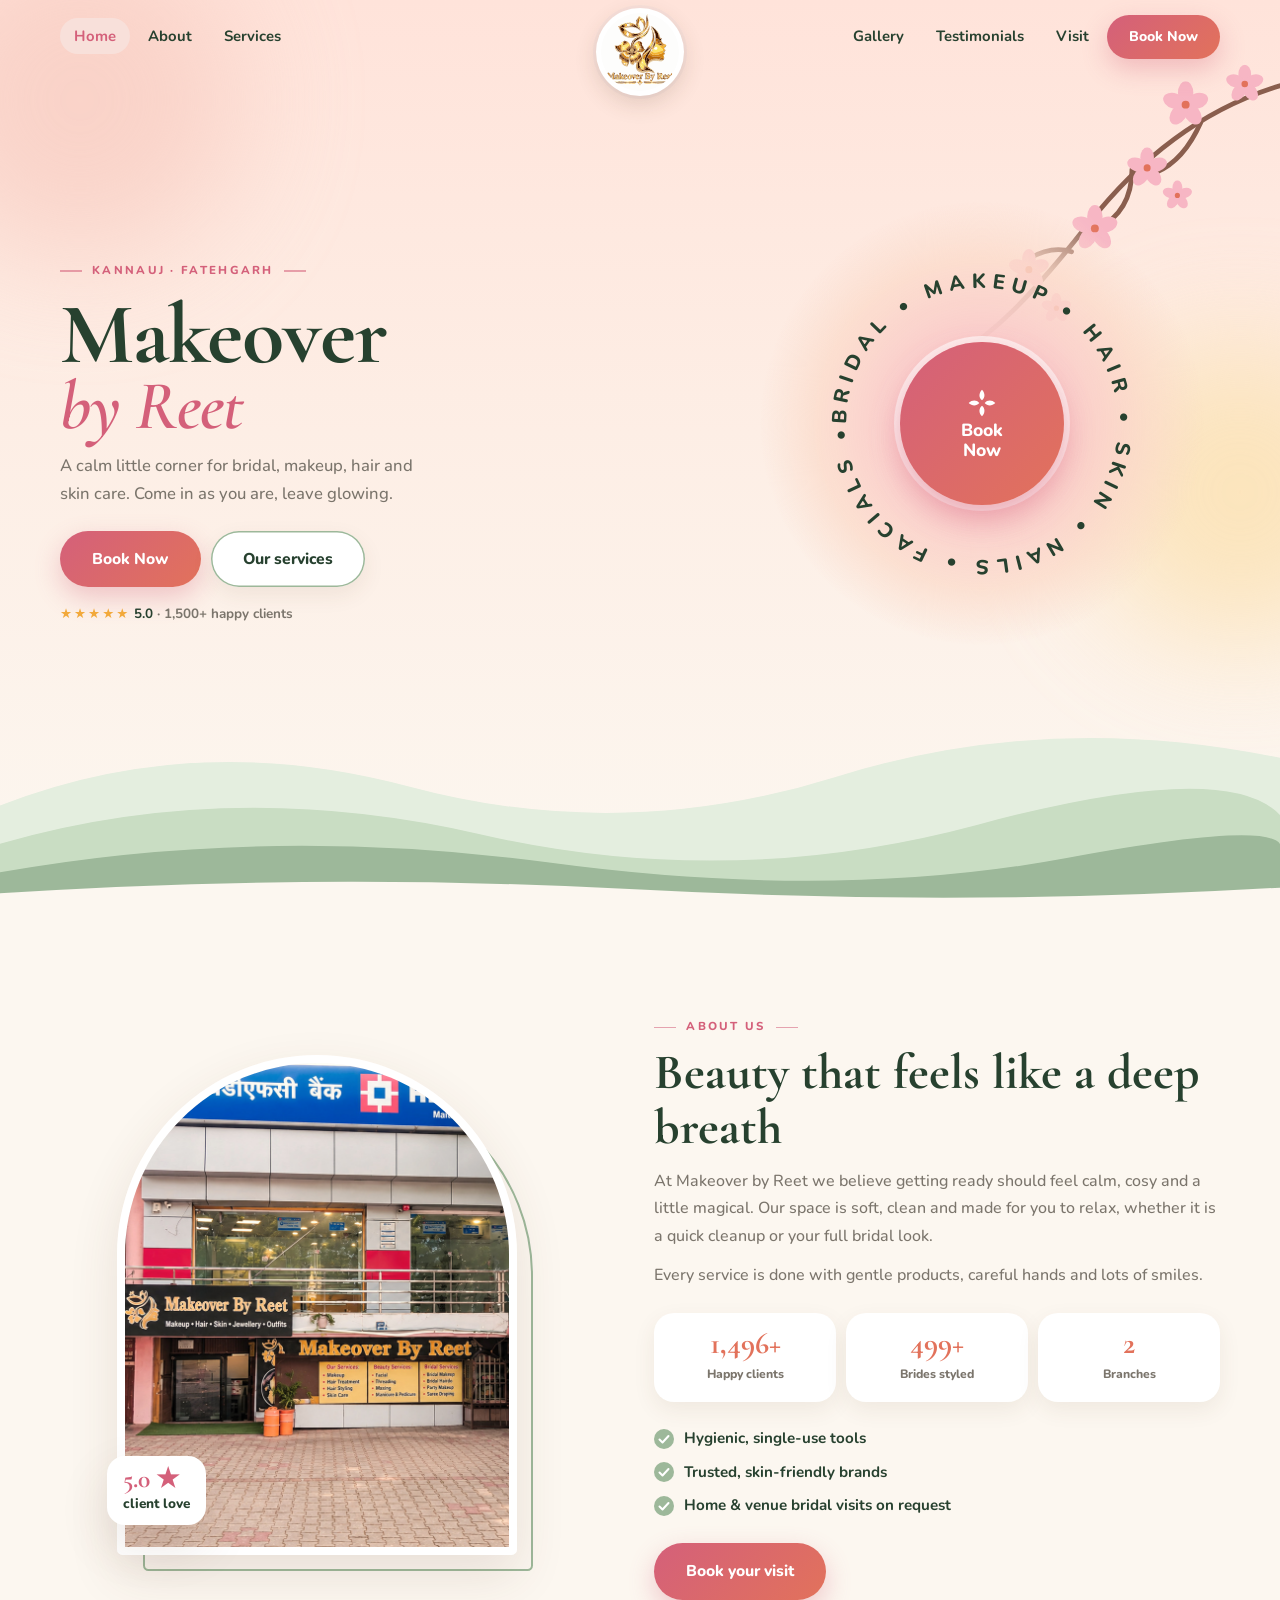
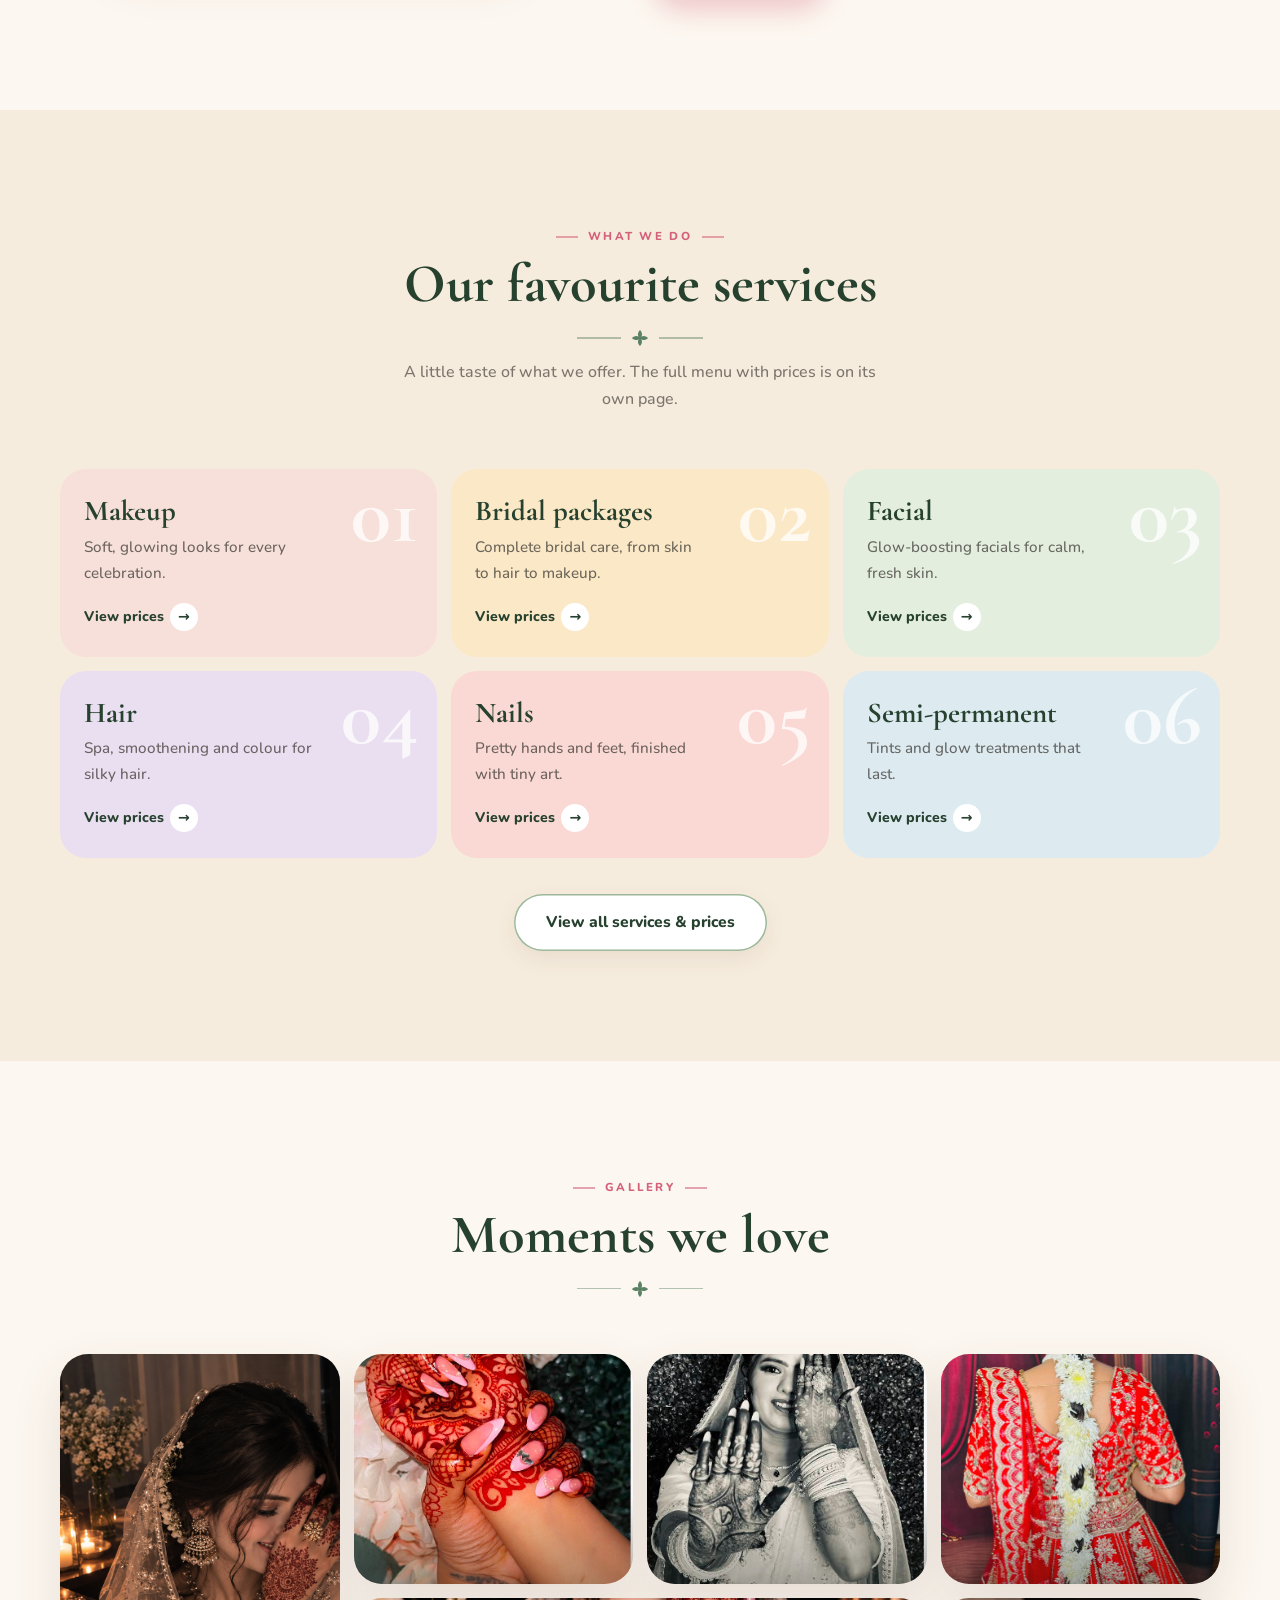
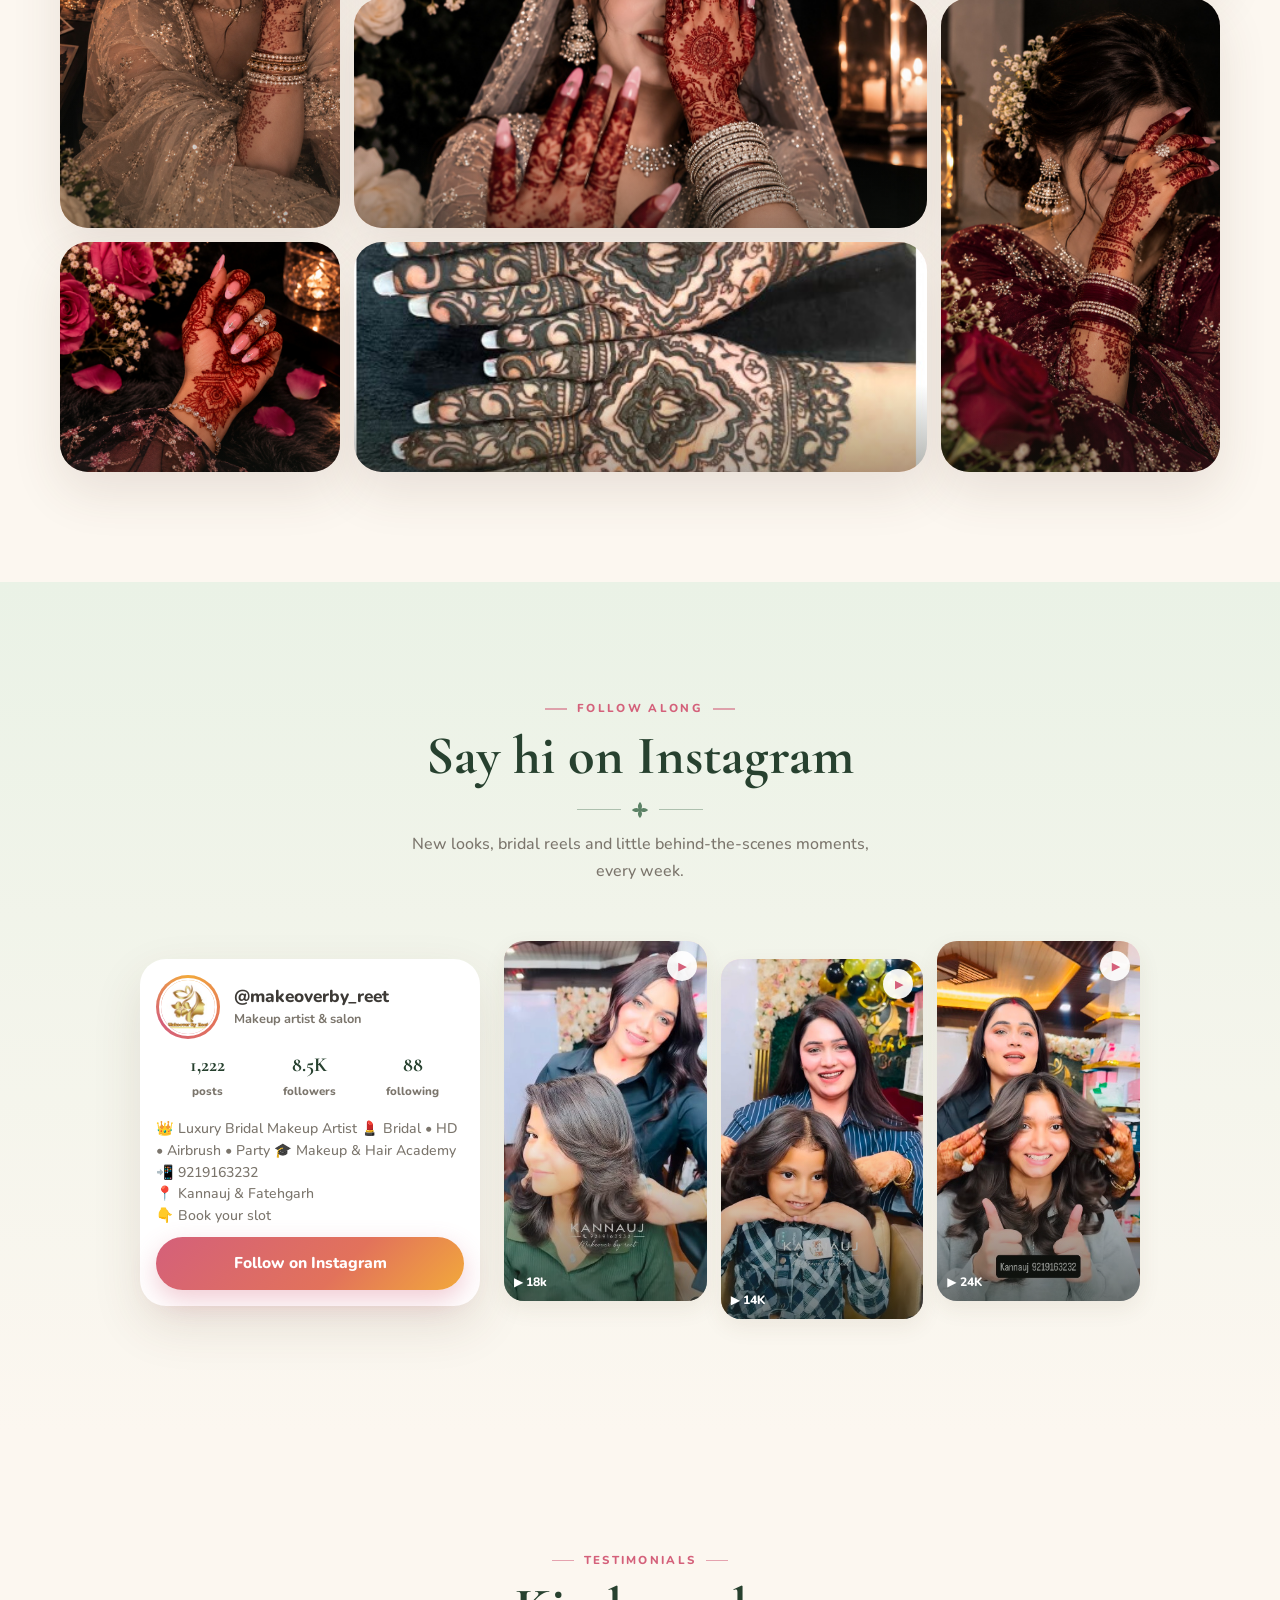
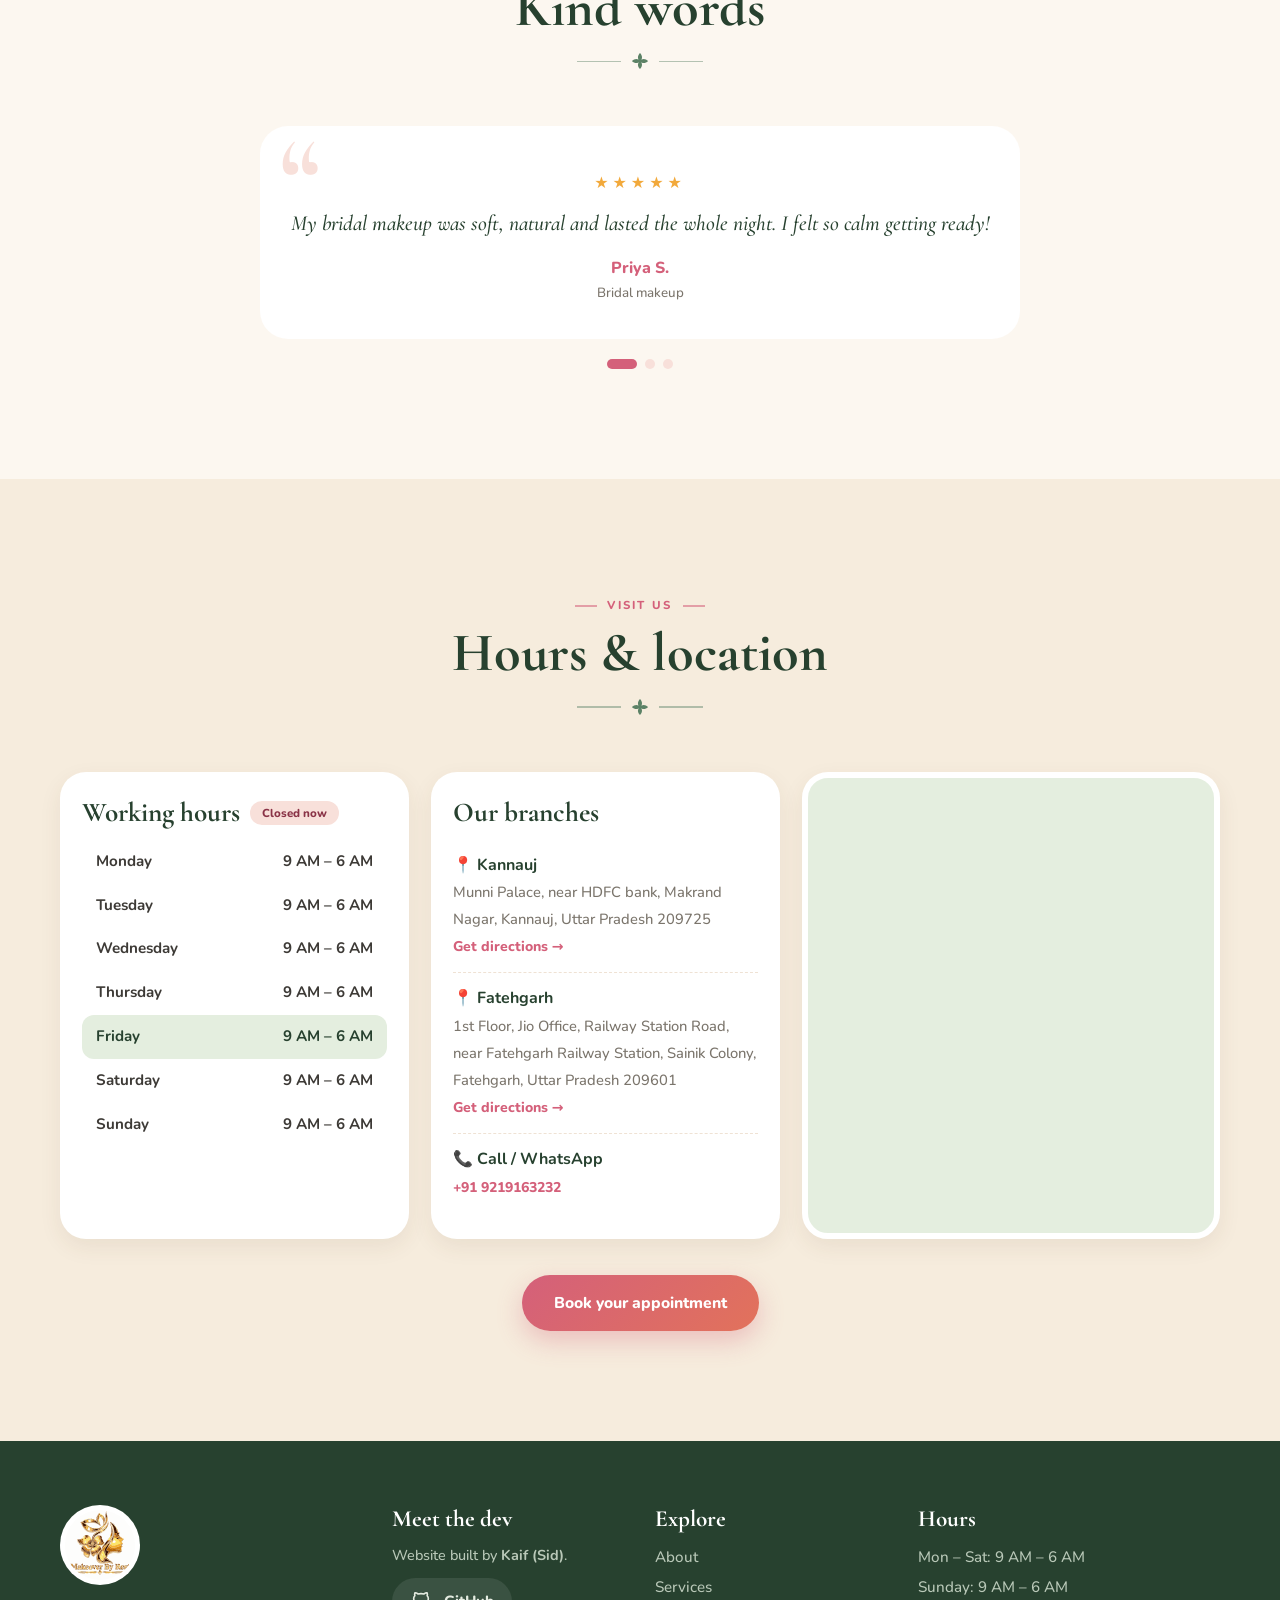
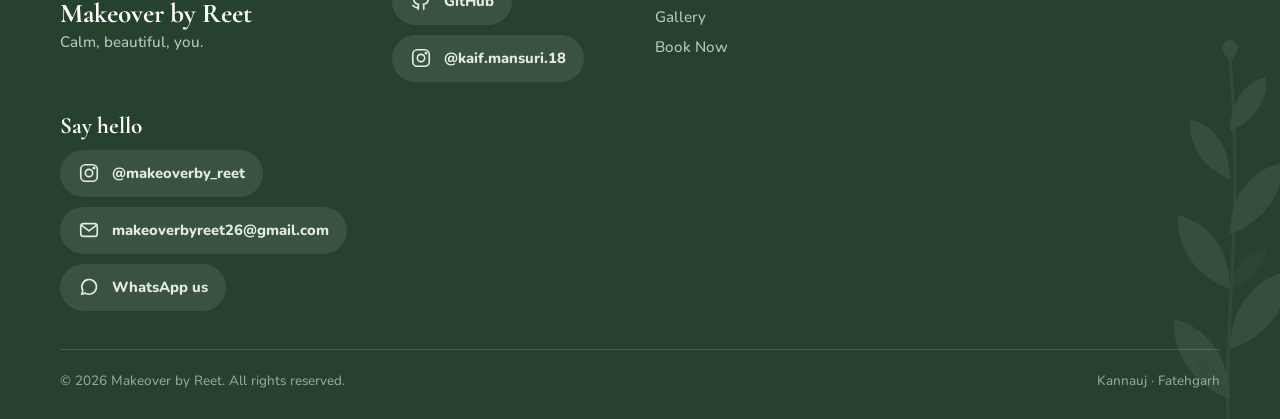
<file: index.html>
<!DOCTYPE html>
<html lang="en">
<head>
<meta charset="utf-8">
<meta name="viewport" content="width=device-width, initial-scale=1, viewport-fit=cover">
<title>Makeover by Reet · Bridal, Makeup &amp; Beauty Salon</title>
<meta name="description" content="Makeover by Reet – calm, beautiful makeup, bridal, hair and skin care in Kannauj and Fatehgarh.">
<meta name="theme-color" content="#FDEBE4">
<link rel="icon" href="assets/img/logo.svg">
<link rel="preconnect" href="https://fonts.googleapis.com">
<link rel="preconnect" href="https://fonts.gstatic.com" crossorigin>
<link href="https://fonts.googleapis.com/css2?family=Cormorant+Garamond:ital,wght@0,500;0,700;1,500;1,600&family=Nunito:wght@500;600;700;800&display=swap" rel="stylesheet">
<link rel="stylesheet" href="css/style.css">
</head>
<body>
<div id="petals" aria-hidden="true"></div>

<!-- ============ TOP BAR (logo in the centre) ============ -->
<header class="nav" id="nav">
  <nav class="nav__inner" aria-label="Main">
    <ul class="nav__side nav__left">
      <li><a href="index.html#home" data-spy="home">Home</a></li>
      <li><a href="index.html#about" data-spy="about">About</a></li>
      <li><a href="services.html">Services</a></li>
    </ul>
    <a class="nav__quick nav__q-l" data-tel aria-label="Call us"><svg class="i" viewBox="0 0 24 24"><path d="M5 4h4l2 5-2.5 1.5a11 11 0 0 0 5 5L15 13l5 2v4a2 2 0 0 1-2 2A16 16 0 0 1 3 6a2 2 0 0 1 2-2z"/></svg></a>

    <!-- LOGO: replace assets/img/logo.svg with your own logo -->
    <a class="nav__logo" href="index.html" aria-label="Makeover by Reet – home"><img src="assets/img/logo.svg" alt="Makeover by Reet logo"></a>

    <ul class="nav__side nav__right">
      <li><a href="index.html#gallery" data-spy="gallery">Gallery</a></li>
      <li><a href="index.html#testimonials" data-spy="testimonials">Testimonials</a></li>
      <li><a href="index.html#visit" data-spy="visit">Visit</a></li>
      <li><a class="btn btn--sm" href="booking.html">Book Now</a></li>
    </ul>
    <a class="nav__quick nav__q-r" data-ig target="_blank" rel="noopener" aria-label="Instagram"><svg class="i" viewBox="0 0 24 24"><rect x="3" y="3" width="18" height="18" rx="5"/><circle cx="12" cy="12" r="4"/><circle cx="17.5" cy="6.5" r=".8"/></svg></a>
  </nav>
</header>

<!-- ============ BOTTOM TAB BAR (phones) ============ -->
<nav class="tabbar" aria-label="Quick menu">
  <a href="index.html#home" data-tab="home"><svg class="i" viewBox="0 0 24 24"><path d="M3 10.5 12 3l9 7.5V21H3z"/><path d="M9 21v-7h6v7"/></svg><span>Home</span></a>
  <a href="services.html" data-tab="services"><svg class="i" viewBox="0 0 24 24"><path d="M12 3v4M12 17v4M3 12h4M17 12h4M6 6l2.5 2.5M15.5 15.5 18 18M18 6l-2.5 2.5M8.5 15.5 6 18"/></svg><span>Services</span></a>
  <a class="tab-book" href="booking.html" data-tab="book"><b><svg class="i" viewBox="0 0 24 24"><rect x="3" y="5" width="18" height="16" rx="3"/><path d="M8 3v4M16 3v4M3 10h18"/></svg></b><span>Book</span></a>
  <a href="index.html#gallery" data-tab="gallery"><svg class="i" viewBox="0 0 24 24"><rect x="3" y="4" width="18" height="16" rx="3"/><circle cx="9" cy="10" r="1.6"/><path d="m21 16-5-5-9 9"/></svg><span>Gallery</span></a>
  <a href="index.html#visit" data-tab="visit"><svg class="i" viewBox="0 0 24 24"><path d="M12 21s7-6.2 7-11a7 7 0 1 0-14 0c0 4.8 7 11 7 11z"/><circle cx="12" cy="10" r="2.5"/></svg><span>Visit</span></a>
</nav>

<main>
<!-- ============ HERO (no photos needed) ============ -->
<section class="hero" id="home">
  <div class="blob a"></div><div class="blob b"></div>

  <!-- cherry blossom branch -->
  <svg class="blossom" viewBox="0 0 240 220" aria-hidden="true">
    <defs><symbol id="fl" viewBox="-10 -10 20 20"><g fill="#F7B6C4"><ellipse cx="0" cy="-5" rx="3.3" ry="5"/><ellipse cx="0" cy="-5" rx="3.3" ry="5" transform="rotate(72)"/><ellipse cx="0" cy="-5" rx="3.3" ry="5" transform="rotate(144)"/><ellipse cx="0" cy="-5" rx="3.3" ry="5" transform="rotate(216)"/><ellipse cx="0" cy="-5" rx="3.3" ry="5" transform="rotate(288)"/></g><circle r="1.7" fill="#E2725B"/></symbol></defs>
    <g fill="none" stroke="#8A5E4E" stroke-width="3.5" stroke-linecap="round">
      <path d="M240 16C190 30 140 62 96 118S28 196 0 214"/><path d="M178 44C170 62 160 74 146 80"/><path d="M128 78C128 100 118 114 102 122"/><path d="M84 138C72 134 56 138 46 150"/>
    </g>
    <use href="#fl" x="150" y="14" width="34" height="34"/><use href="#fl" x="196" y="2" width="28" height="28"/><use href="#fl" x="124" y="62" width="30" height="30"/>
    <use href="#fl" x="84" y="104" width="34" height="34"/><use href="#fl" x="150" y="86" width="22" height="22"/><use href="#fl" x="38" y="136" width="30" height="30"/><use href="#fl" x="62" y="168" width="22" height="22"/>
  </svg>

  <div class="hero__grid">
    <div class="hero__text">
      <span class="eyebrow rise" style="--d:.05s">Kannauj · Fatehgarh</span>
      <h1><span class="rise" style="--d:.15s">Makeover</span><em class="rise" style="--d:.3s">by Reet</em></h1>
      <p class="lead rise" style="--d:.45s">A calm little corner for bridal, makeup, hair and skin care. Come in as you are, leave glowing.</p>
      <div class="hero__cta rise" style="--d:.6s">
        <a class="btn" href="booking.html">Book Now</a>
        <a class="btn btn--ghost" href="services.html">Our services</a>
      </div>
      <p class="trust rise" style="--d:.75s"><span>★★★★★</span> <b>5.0</b> · 1,500+ happy clients</p>
    </div>

    <!-- spinning ring + round Book button -->
    <div class="emblem rise" style="--d:.5s">
      <svg class="ring" viewBox="0 0 200 200" aria-hidden="true">
        <defs><path id="rc" d="M100 100 m-80 0 a80 80 0 1 1 160 0 a80 80 0 1 1 -160 0"/></defs>
        <text><textPath href="#rc" textLength="500" lengthAdjust="spacing">BRIDAL • MAKEUP • HAIR • SKIN • NAILS • FACIALS •</textPath></text>
      </svg>
      <a class="emblem__btn" href="booking.html" aria-label="Book now"><svg class="i" viewBox="0 0 24 24" style="fill:currentColor;stroke:none"><path d="M12 2c2.5 2.5 2.5 6 0 8-2.5-2-2.5-5.5 0-8zm0 20c-2.5-2.5-2.5-6 0-8 2.5 2 2.5 5.5 0 8zM2 12c2.5-2.5 6-2.5 8 0-2 2.5-5.5 2.5-8 0zm20 0c-2.5 2.5-6 2.5-8 0 2-2.5 5.5-2.5 8 0z"/></svg><span>Book<br>Now</span></a>
    </div>
  </div>

  <!-- rolling hills -->
  <svg class="hills" viewBox="0 0 1440 220" preserveAspectRatio="none" aria-hidden="true">
    <path class="h1" d="M0 120 Q220 40 460 100 T940 90 T1440 70 V220 H0Z" fill="#E4EEDF"/>
    <path class="h2" d="M0 160 Q260 90 540 150 T1100 140 T1440 130 V220 H0Z" fill="#C9DDC3"/>
    <path class="h3" d="M0 190 Q300 140 620 180 T1200 175 T1440 170 V220 H0Z" fill="#9DB89A"/>
    <path d="M0 212 Q360 190 720 208 T1440 206 V220 H0Z" fill="#FCF7F0"/>
  </svg>
</section>

<!-- ============ ABOUT ============ -->
<section class="sec" id="about">
  <div class="wrap about">
    <div class="about__img reveal left">
      <div class="frame"><img src="assets/img/about.jpg" alt="Reet at the salon" loading="lazy"></div>
      <!-- IMAGE: replace assets/img/about.jpg with a nice photo of you / the salon -->
      <div class="tag"><b>5.0 ★</b>client love</div>
    </div>
    <div class="reveal right">
      <span class="eyebrow">About us</span>
      <h2>Beauty that feels like a deep breath</h2>
      <p>At Makeover by Reet we believe getting ready should feel calm, cosy and a little magical. Our space is soft, clean and made for you to relax, whether it is a quick cleanup or your full bridal look.</p>
      <p>Every service is done with gentle products, careful hands and lots of smiles.</p>
      <div class="stats">
        <div><b data-count="1500">0</b><span>Happy clients</span></div>
        <div><b data-count="500">0</b><span>Brides styled</span></div>
        <div><b data-count="2">0</b><span>Branches</span></div>
      </div>
      <ul class="points"><li>Hygienic, single-use tools</li><li>Trusted, skin-friendly brands</li><li>Home &amp; venue bridal visits on request</li></ul>
      <a class="btn" href="booking.html">Book your visit</a>
    </div>
  </div>
</section>

<!-- ============ MAIN SERVICES (cards come from js/data.js) ============ -->
<section class="sec sec--sand" id="services">
  <div class="wrap">
    <div class="head reveal"><span class="eyebrow">What we do</span><h2>Our favourite services</h2><div class="orn"><svg viewBox="0 0 20 20"><path d="M10 1c3 3 3 7 0 9-3-2-3-6 0-9zm0 18c-3-3-3-7 0-9 3 2 3 6 0 9zM1 10c3-3 7-3 9 0-2 3-6 3-9 0zm18 0c-3 3-7 3-9 0 2-3 6-3 9 0z"/></svg></div><p>A little taste of what we offer. The full menu with prices is on its own page.</p></div>
    <div class="cards" id="featured"></div>
    <div class="center reveal"><a class="btn btn--ghost" href="services.html">View all services &amp; prices</a></div>
  </div>
</section>

<!-- ============ GALLERY ============
     PUT YOUR PHOTOS in assets/img/gallery/ named g1.jpg … g8.jpg (see IMAGES-GUIDE.md).
     The word on each photo (Bridal, Makeup…) is the <span class="cap"> – change it freely.
     On phones this is a swipe carousel, on computers a neat photo grid. -->
<section class="sec" id="gallery">
  <div class="wrap">
    <div class="head reveal"><span class="eyebrow">Gallery</span><h2>Moments we love</h2><div class="orn"><svg viewBox="0 0 20 20"><path d="M10 1c3 3 3 7 0 9-3-2-3-6 0-9zm0 18c-3-3-3-7 0-9 3 2 3 6 0 9zM1 10c3-3 7-3 9 0-2 3-6 3-9 0zm18 0c-3 3-7 3-9 0 2-3 6-3 9 0z"/></svg></div></div>
    <div class="gallery" id="gallery-track">
      <button class="g-item" aria-label="Open photo 1"><img src="assets/img/gallery/g1.jpg" alt="Bridal" loading="lazy"></button>
      <button class="g-item" aria-label="Open photo 2"><img src="assets/img/gallery/g2.jpg" alt="Makeup" loading="lazy"></button>
      <button class="g-item" aria-label="Open photo 3"><img src="assets/img/gallery/g3.jpg" alt="Hair" loading="lazy"></button>
      <button class="g-item" aria-label="Open photo 4"><img src="assets/img/gallery/g4.jpg" alt="Bridal look" loading="lazy"></button>
      <button class="g-item" aria-label="Open photo 5"><img src="assets/img/gallery/g5.jpg" alt="Nails" loading="lazy"></button>
      <button class="g-item" aria-label="Open photo 6"><img src="assets/img/gallery/g6.jpg" alt="Skin glow" loading="lazy"></button>
      <button class="g-item" aria-label="Open photo 7"><img src="assets/img/gallery/g7.jpg" alt="Party look" loading="lazy"></button>
      <button class="g-item" aria-label="Open photo 8"><img src="assets/img/gallery/g8.jpg" alt="Our space" loading="lazy"></button>
    </div>
    <div class="gal-meta"><div class="gal-dots" id="galDots"></div><span id="galCount">1 / 8</span><span class="gal-hint">Swipe · tap to enlarge</span></div>
  </div>
</section>

<!-- ============ MINI INSTAGRAM ============
     Avatar: assets/img/avatar.jpg   Reel covers: assets/img/reel1.jpg … reel3.jpg
     Numbers (posts/followers) are just examples – edit them below.
     Each reel links to your profile; to link a specific reel, paste its URL into the href. -->
<section class="sec sec--sage" id="instagram">
  <div class="wrap">
    <div class="head reveal"><span class="eyebrow">Follow along</span><h2>Say hi on Instagram</h2><div class="orn"><svg viewBox="0 0 20 20"><path d="M10 1c3 3 3 7 0 9-3-2-3-6 0-9zm0 18c-3-3-3-7 0-9 3 2 3 6 0 9zM1 10c3-3 7-3 9 0-2 3-6 3-9 0zm18 0c-3 3-7 3-9 0 2-3 6-3 9 0z"/></svg></div><p>New looks, bridal reels and little behind-the-scenes moments, every week.</p></div>
    <div class="insta">
      <div class="profile reveal">
        <div class="profile__top">
          <div class="avatar"><span><img src="assets/img/avatar.jpg" alt="Makeover by Reet on Instagram"></span></div>
          <div><h3 data-ig-handle>@makeoverby_reet</h3><small>Makeup artist &amp; salon</small></div>
        </div>
        <div class="nums"><div><b>1,222</b><span>posts</span></div><div><b id="folCount" data-base="10500">8.5K</b><span>followers</span></div><div><b>88</b><span>following</span></div></div>
        <p class="bio">👑 Luxury Bridal Makeup Artist 💄 Bridal • HD • Airbrush • Party 🎓 Makeup & Hair Academy 📲 9219163232<br>📍 Kannauj &amp; Fatehgarh<br>👇 Book your slot</p>
        <a class="btn" id="followBtn" data-ig target="_blank" rel="noopener">Follow on Instagram</a>
      </div>
      <div class="reels reveal" style="--i:.1s">
        <a class="reel" href="https://www.instagram.com/p/Deri4nET8nC/" target="_blank" rel="noopener noreferrer" aria-label="Watch reel 1">
          <img src="assets/img/reel1.jpg" alt="Reel 1" loading="lazy">
          <span class="play">▶</span>
          <span class="views">▶ 18k</span>
        </a>

        <a class="reel" href="https://www.instagram.com/reel/DfQw69ivPAE/" target="_blank" rel="noopener noreferrer" aria-label="Watch reel 2">
          <img src="assets/img/reel2.jpg" alt="Reel 2" loading="lazy">
          <span class="play">▶</span>
          <span class="views">▶ 14K</span>
        </a>

        <a class="reel" href="https://www.instagram.com/reels/DfHJZcAT2E7/" target="_blank" rel="noopener noreferrer" aria-label="Watch reel 3">
          <img src="assets/img/reel3.jpg" alt="Reel 3" loading="lazy">
          <span class="play">▶</span>
          <span class="views">▶ 24K</span>
        </a>
      </div>
    </div>
  </div>
</section>

<!-- ============ TESTIMONIALS (sample text – replace with real client words) ============ -->
<section class="sec" id="testimonials">
  <div class="wrap">
    <div class="head reveal"><span class="eyebrow">Testimonials</span><h2>Kind words</h2><div class="orn"><svg viewBox="0 0 20 20"><path d="M10 1c3 3 3 7 0 9-3-2-3-6 0-9zm0 18c-3-3-3-7 0-9 3 2 3 6 0 9zM1 10c3-3 7-3 9 0-2 3-6 3-9 0zm18 0c-3 3-7 3-9 0 2-3 6-3 9 0z"/></svg></div></div>
    <div class="reviews reveal">
      <div class="rev-track"><div class="rev-slides" id="slides">
        <div class="rev"><div class="stars">★★★★★</div><p>My bridal makeup was soft, natural and lasted the whole night. I felt so calm getting ready!</p><b>Priya S.</b><small>Bridal makeup</small></div>
        <div class="rev"><div class="stars">★★★★★</div><p>The hydra facial gave me instant glow. The salon is so peaceful and clean, I will be back.</p><b>Anjali M.</b><small>Hydra facial</small></div>
        <div class="rev"><div class="stars">★★★★★</div><p>Best hair spa in town. My hair feels like silk and the staff are so sweet.</p><b>Neha R.</b><small>Hair spa</small></div>
      </div></div>
      <div class="dots" id="dots"></div>
    </div>
  </div>
</section>

<!-- ============ VISIT: hours + branches + map ============ -->
<section class="sec sec--sand" id="visit">
  <div class="wrap">
    <div class="head reveal"><span class="eyebrow">Visit us</span><h2>Hours &amp; location</h2><div class="orn"><svg viewBox="0 0 20 20"><path d="M10 1c3 3 3 7 0 9-3-2-3-6 0-9zm0 18c-3-3-3-7 0-9 3 2 3 6 0 9zM1 10c3-3 7-3 9 0-2 3-6 3-9 0zm18 0c-3 3-7 3-9 0 2-3 6-3 9 0z"/></svg></div></div>
    <div class="visit">
      <div class="panel reveal"><h3>Working hours <span class="open-badge" id="openBadge">…</span></h3><ul class="hours" id="hours"></ul></div>
      <div class="panel reveal" style="--i:.1s"><h3>Our branches</h3><div id="branches"></div></div>
      <div class="map reveal" style="--i:.2s"><iframe title="Map" loading="lazy" src="https://www.google.com/maps/embed?pb=!1m18!1m12!1m3!1d9723.454279404652!2d79.91295964084607!3d27.04818867575022!2m3!1f0!2f0!3f0!3m2!1i1024!2i768!4f13.1!3m3!1m2!1s0x399e6fa37ebac76d%3A0xd3dfd3d780e3e303!2sMakeover%20By%20Reet!5e1!3m2!1sen!2sin!4v1793782360765!5m2!1sen!2sin"></iframe></div>
    </div>
    <div class="center reveal"><a class="btn" href="booking.html">Book your appointment</a></div>
  </div>
</section>
</main>

<!-- ============ FOOTER ============ -->
<footer class="footer">
  <div class="wrap">
    <div class="foot">
      <div class="brand"><img src="assets/img/logo.svg" alt="Makeover by Reet"><b>Makeover by Reet</b><p>Calm, beautiful, you.</p></div>
      <div class="dev">
  <h4>Meet the dev</h4>
  <p>Website built by <b>Kaif (Sid)</b>.</p>
  <div class="contact-links">
    <a href="https://github.com/kaifxcode" target="_blank" rel="noopener">
      <svg class="i" viewBox="0 0 24 24"><path d="M9 19c-4 1.5-4-2-6-2m12 4v-3.5c0-1 .1-1.4-.5-2 2.800-.3 5.500-1.400 5.500-6a4.600 4.600 0 0 0-1.300-3.200 4.200 4.200 0 0 0-.1-3.200s-1.100-.3-3.500 1.300a12 12 0 0 0-6.200 0C6.500 2.800 5.400 3.100 5.400 3.100a4.200 4.200 0 0 0-.1 3.200A4.600 4.600 0 0 0 4 9.500c0 4.600 2.700 5.700 5.500 6-.6.600-.6 1.200-.5 2V21"/></svg>
      GitHub
    </a>
    <a href="https://www.instagram.com/kaif.mansuri.18/" target="_blank" rel="noopener">
      <svg class="i" viewBox="0 0 24 24"><rect x="3" y="3" width="18" height="18" rx="5"/><circle cx="12" cy="12" r="4"/><circle cx="17.5" cy="6.5" r=".8"/></svg>
      @kaif.mansuri.18
    </a>
    
  </div>
</div>
      <div><h4>Explore</h4><ul><li><a href="index.html#about">About</a></li><li><a href="services.html">Services</a></li><li><a href="index.html#gallery">Gallery</a></li><li><a href="booking.html">Book Now</a></li></ul></div>
      <div><h4>Hours</h4><ul id="footHours"></ul></div>
      <div><h4>Say hello</h4><div class="contact-links">
        <a data-ig target="_blank" rel="noopener"><svg class="i" viewBox="0 0 24 24"><rect x="3" y="3" width="18" height="18" rx="5"/><circle cx="12" cy="12" r="4"/><circle cx="17.5" cy="6.5" r=".8"/></svg><span data-ig-handle>@makeoverbyreet</span></a>
        <a data-mail><svg class="i" viewBox="0 0 24 24"><rect x="3" y="5" width="18" height="14" rx="3"/><path d="m4 7 8 6 8-6"/></svg><span data-mail-text>email us</span></a>
        <a data-wa target="_blank" rel="noopener"><svg class="i" viewBox="0 0 24 24"><path d="M4 20l1.3-4A8 8 0 1 1 8 18.7z"/></svg>WhatsApp us</a>
      </div></div>
    </div>
    <div class="copy"><span>© <span id="yr"></span> Makeover by Reet. All rights reserved.</span><span>Kannauj · Fatehgarh</span></div>
  </div>
</footer>

<div class="lightbox" id="lb" aria-modal="true" role="dialog"><button class="lb-x" aria-label="Close">✕</button><button class="lb-p" aria-label="Previous">‹</button><img alt=""><button class="lb-n" aria-label="Next">›</button></div>

<script src="js/data.js"></script>
<script src="js/main.js"></script>
<script src="js/instagram.js"></script>
</body>
</html>
</file>
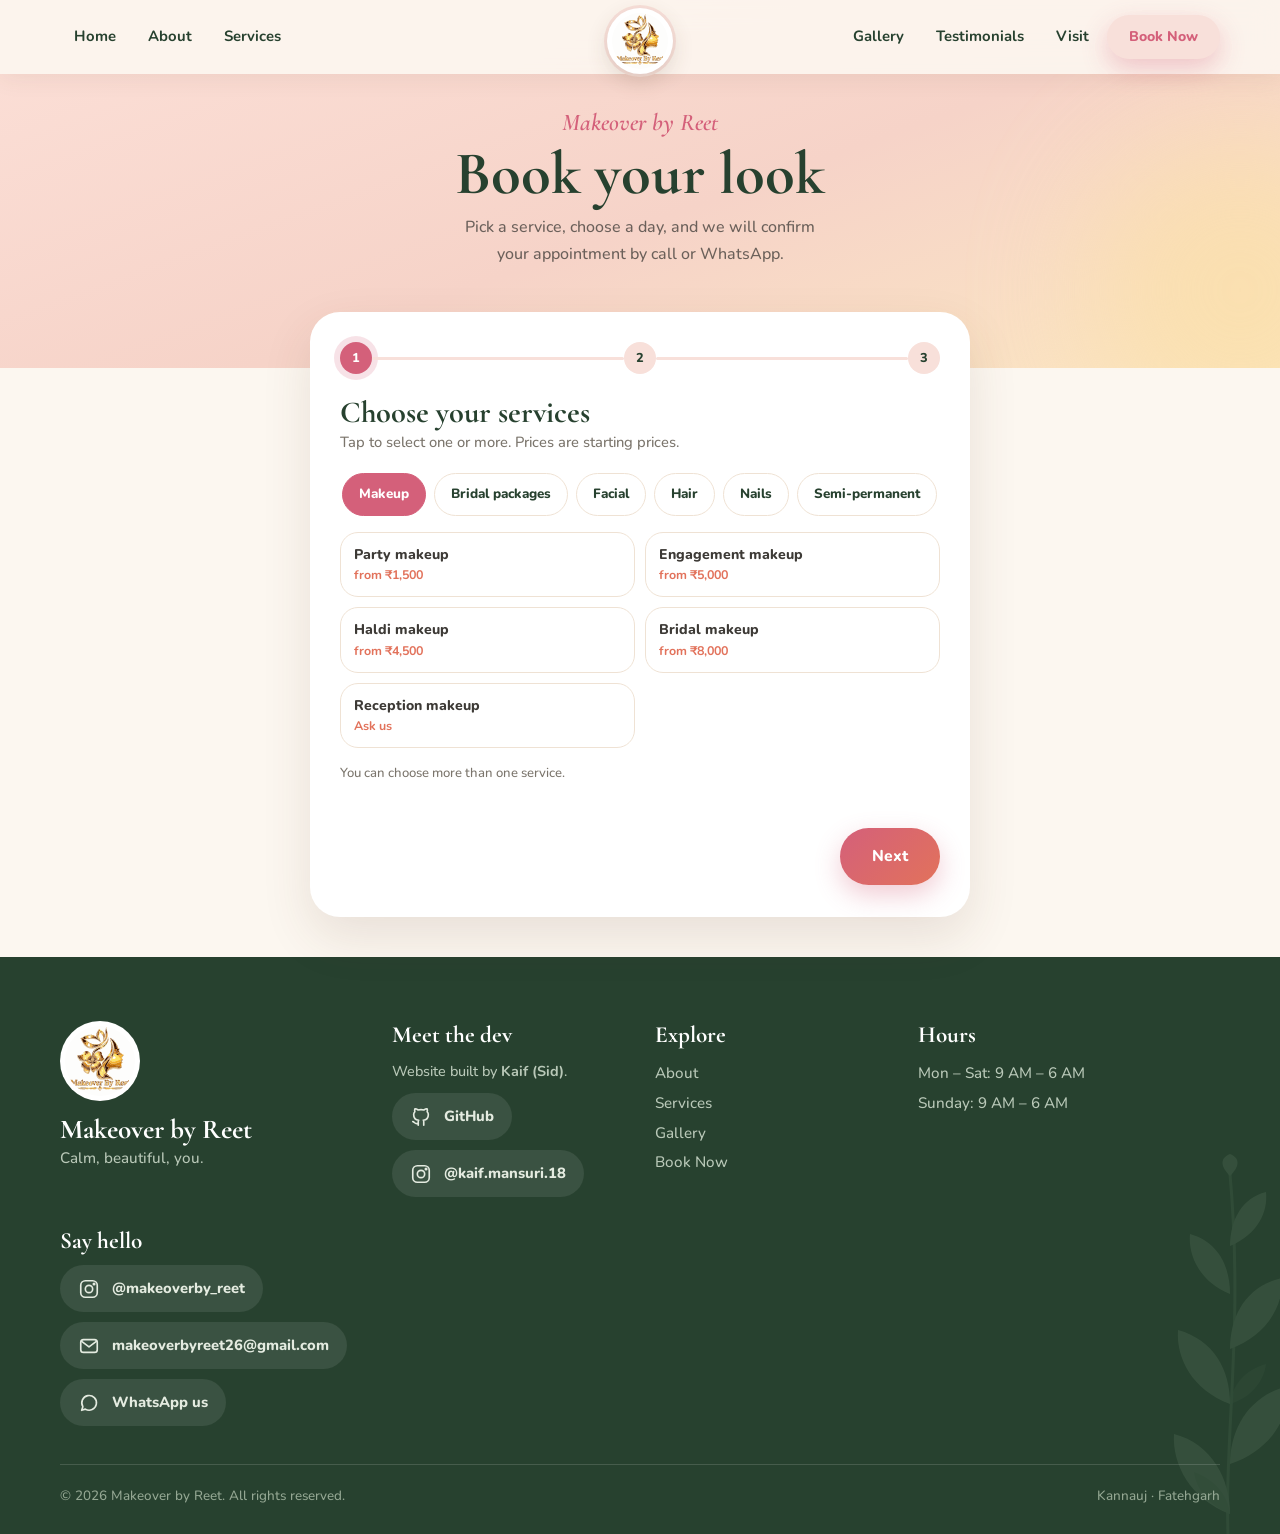
<file: booking.html>
<!DOCTYPE html>
<html lang="en">
<head>
<meta charset="utf-8">
<meta name="viewport" content="width=device-width, initial-scale=1, viewport-fit=cover">
<title>Book an Appointment · Makeover by Reet</title>
<meta name="description" content="Book your appointment at Makeover by Reet in a few gentle steps.">
<meta name="theme-color" content="#FDEBE4">
<link rel="icon" href="assets/img/logo.svg">
<link rel="preconnect" href="https://fonts.googleapis.com">
<link rel="preconnect" href="https://fonts.gstatic.com" crossorigin>
<link href="https://fonts.googleapis.com/css2?family=Cormorant+Garamond:ital,wght@0,500;0,700;1,500;1,600&family=Nunito:wght@500;600;700;800&display=swap" rel="stylesheet">
<link rel="stylesheet" href="css/style.css">
</head>
<body>
<div id="petals" aria-hidden="true"></div>

<!-- ============ TOP BAR (logo in the centre) ============ -->
<header class="nav" id="nav">
  <nav class="nav__inner" aria-label="Main">
    <ul class="nav__side nav__left">
      <li><a href="index.html#home" data-spy="home">Home</a></li>
      <li><a href="index.html#about" data-spy="about">About</a></li>
      <li><a href="services.html">Services</a></li>
    </ul>
    <a class="nav__quick nav__q-l" data-tel aria-label="Call us"><svg class="i" viewBox="0 0 24 24"><path d="M5 4h4l2 5-2.5 1.5a11 11 0 0 0 5 5L15 13l5 2v4a2 2 0 0 1-2 2A16 16 0 0 1 3 6a2 2 0 0 1 2-2z"/></svg></a>

    <!-- LOGO: replace assets/img/logo.svg with your own logo -->
    <a class="nav__logo" href="index.html" aria-label="Makeover by Reet – home"><img src="assets/img/logo.svg" alt="Makeover by Reet logo"></a>

    <ul class="nav__side nav__right">
      <li><a href="index.html#gallery" data-spy="gallery">Gallery</a></li>
      <li><a href="index.html#testimonials" data-spy="testimonials">Testimonials</a></li>
      <li><a href="index.html#visit" data-spy="visit">Visit</a></li>
      <li><a class="btn btn--sm" href="booking.html">Book Now</a></li>
    </ul>
    <a class="nav__quick nav__q-r" data-ig target="_blank" rel="noopener" aria-label="Instagram"><svg class="i" viewBox="0 0 24 24"><rect x="3" y="3" width="18" height="18" rx="5"/><circle cx="12" cy="12" r="4"/><circle cx="17.5" cy="6.5" r=".8"/></svg></a>
  </nav>
</header>

<!-- ============ BOTTOM TAB BAR (phones) ============ -->
<nav class="tabbar" aria-label="Quick menu">
  <a href="index.html#home" data-tab="home"><svg class="i" viewBox="0 0 24 24"><path d="M3 10.5 12 3l9 7.5V21H3z"/><path d="M9 21v-7h6v7"/></svg><span>Home</span></a>
  <a href="services.html" data-tab="services"><svg class="i" viewBox="0 0 24 24"><path d="M12 3v4M12 17v4M3 12h4M17 12h4M6 6l2.5 2.5M15.5 15.5 18 18M18 6l-2.5 2.5M8.5 15.5 6 18"/></svg><span>Services</span></a>
  <a class="tab-book" href="booking.html" data-tab="book"><b><svg class="i" viewBox="0 0 24 24"><rect x="3" y="5" width="18" height="16" rx="3"/><path d="M8 3v4M16 3v4M3 10h18"/></svg></b><span>Book</span></a>
  <a href="index.html#gallery" data-tab="gallery"><svg class="i" viewBox="0 0 24 24"><rect x="3" y="4" width="18" height="16" rx="3"/><circle cx="9" cy="10" r="1.6"/><path d="m21 16-5-5-9 9"/></svg><span>Gallery</span></a>
  <a href="index.html#visit" data-tab="visit"><svg class="i" viewBox="0 0 24 24"><path d="M12 21s7-6.2 7-11a7 7 0 1 0-14 0c0 4.8 7 11 7 11z"/><circle cx="12" cy="10" r="2.5"/></svg><span>Visit</span></a>
</nav>

<main>
<section class="book-hero"><div class="blob b"></div><div class="blob c"></div><span class="blob b1"></span><span class="blob b2"></span>
  <span class="s">Makeover by Reet</span><h1>Book your look</h1>
  <p>Pick a service, choose a day, and we will confirm your appointment by call or WhatsApp.</p>
</section>
<div class="book-card">
  <div class="prog" id="prog"><i>1</i><u></u><i>2</i><u></u><i>3</i></div>

  <section class="step on" data-s="0"><h2>Choose your services</h2><p>Tap to select one or more. Prices are starting prices.</p><div class="cats" id="cats"></div><div class="tiles" id="tiles"></div><div class="picked" id="picked"></div></section>
  <section class="step" data-s="1"><h2>Pick a day and time</h2><p>Choose your preferred slot. We will confirm availability.</p><div class="dates" id="dates"></div><label>Preferred time</label><div class="tm" id="tm"></div></section>
  <section class="step" data-s="2"><h2>Your details</h2><p>Almost done. Check the summary, then send it on WhatsApp.</p>
    <label for="nm">Full name</label><input id="nm" maxlength="70" autocomplete="name" placeholder="Your name">
    <label for="ph">Mobile number</label><input id="ph" inputmode="numeric" maxlength="14" autocomplete="tel" placeholder="10-digit number">
    <label for="br">Branch</label><select id="br"></select>
    <label for="nt">Notes (optional)</label><textarea id="nt" maxlength="300" placeholder="Event date, venue, skin or hair concerns…"></textarea>
    <div class="sum" id="sum"></div></section>

  <div class="err" id="err" role="alert"></div>
  <div class="row" id="nav2"><button class="btn btn--ghost" id="bk" type="button">Back</button><button class="btn" id="nx" type="button">Next</button></div>

  <section class="ok" id="ok"><div class="chk"><svg viewBox="0 0 52 52"><path d="M12 27l10 10 18-20"/></svg></div><h2>One last tap!</h2><p style="margin:8px 0 18px" id="okm"></p>
    <div class="row" style="justify-content:center;flex-wrap:wrap"><a class="btn" id="wa" target="_blank" rel="noopener">Open WhatsApp again</a><a class="btn btn--ghost" href="index.html">Back to home</a></div></section>
</div>
</main>

<!-- ============ FOOTER ============ -->
<footer class="footer">
  <div class="wrap">
    <div class="foot">
      <div class="brand"><img src="assets/img/logo.svg" alt="Makeover by Reet"><b>Makeover by Reet</b><p>Calm, beautiful, you.</p></div>
      <div class="dev">
  <h4>Meet the dev</h4>
  <p>Website built by <b>Kaif (Sid)</b>.</p>
  <div class="contact-links">
    <a href="https://github.com/kaifxcode" target="_blank" rel="noopener">
      <svg class="i" viewBox="0 0 24 24"><path d="M9 19c-4 1.5-4-2-6-2m12 4v-3.5c0-1 .1-1.4-.5-2 2.800-.3 5.500-1.400 5.500-6a4.600 4.600 0 0 0-1.300-3.200 4.200 4.200 0 0 0-.1-3.200s-1.100-.3-3.500 1.300a12 12 0 0 0-6.200 0C6.500 2.800 5.400 3.100 5.400 3.100a4.200 4.200 0 0 0-.1 3.200A4.600 4.600 0 0 0 4 9.500c0 4.600 2.700 5.700 5.500 6-.6.600-.6 1.200-.5 2V21"/></svg>
      GitHub
    </a>
    <a href="https://www.instagram.com/kaif.mansuri.18/" target="_blank" rel="noopener">
      <svg class="i" viewBox="0 0 24 24"><rect x="3" y="3" width="18" height="18" rx="5"/><circle cx="12" cy="12" r="4"/><circle cx="17.5" cy="6.5" r=".8"/></svg>
      @kaif.mansuri.18
    </a>
    
  </div>
</div>
      <div><h4>Explore</h4><ul><li><a href="index.html#about">About</a></li><li><a href="services.html">Services</a></li><li><a href="index.html#gallery">Gallery</a></li><li><a href="booking.html">Book Now</a></li></ul></div>
      <div><h4>Hours</h4><ul id="footHours"></ul></div>
      <div><h4>Say hello</h4><div class="contact-links">
        <a data-ig target="_blank" rel="noopener"><svg class="i" viewBox="0 0 24 24"><rect x="3" y="3" width="18" height="18" rx="5"/><circle cx="12" cy="12" r="4"/><circle cx="17.5" cy="6.5" r=".8"/></svg><span data-ig-handle>@makeoverbyreet</span></a>
        <a data-mail><svg class="i" viewBox="0 0 24 24"><rect x="3" y="5" width="18" height="14" rx="3"/><path d="m4 7 8 6 8-6"/></svg><span data-mail-text>email us</span></a>
        <a data-wa target="_blank" rel="noopener"><svg class="i" viewBox="0 0 24 24"><path d="M4 20l1.3-4A8 8 0 1 1 8 18.7z"/></svg>WhatsApp us</a>
      </div></div>
    </div>
    <div class="copy"><span>© <span id="yr"></span> Makeover by Reet. All rights reserved.</span><span>Kannauj · Fatehgarh</span></div>
  </div>
</footer>

<script src="js/data.js"></script>
<script src="js/main.js"></script>
<script src="js/booking.js"></script>
</body>
</html>
</file>
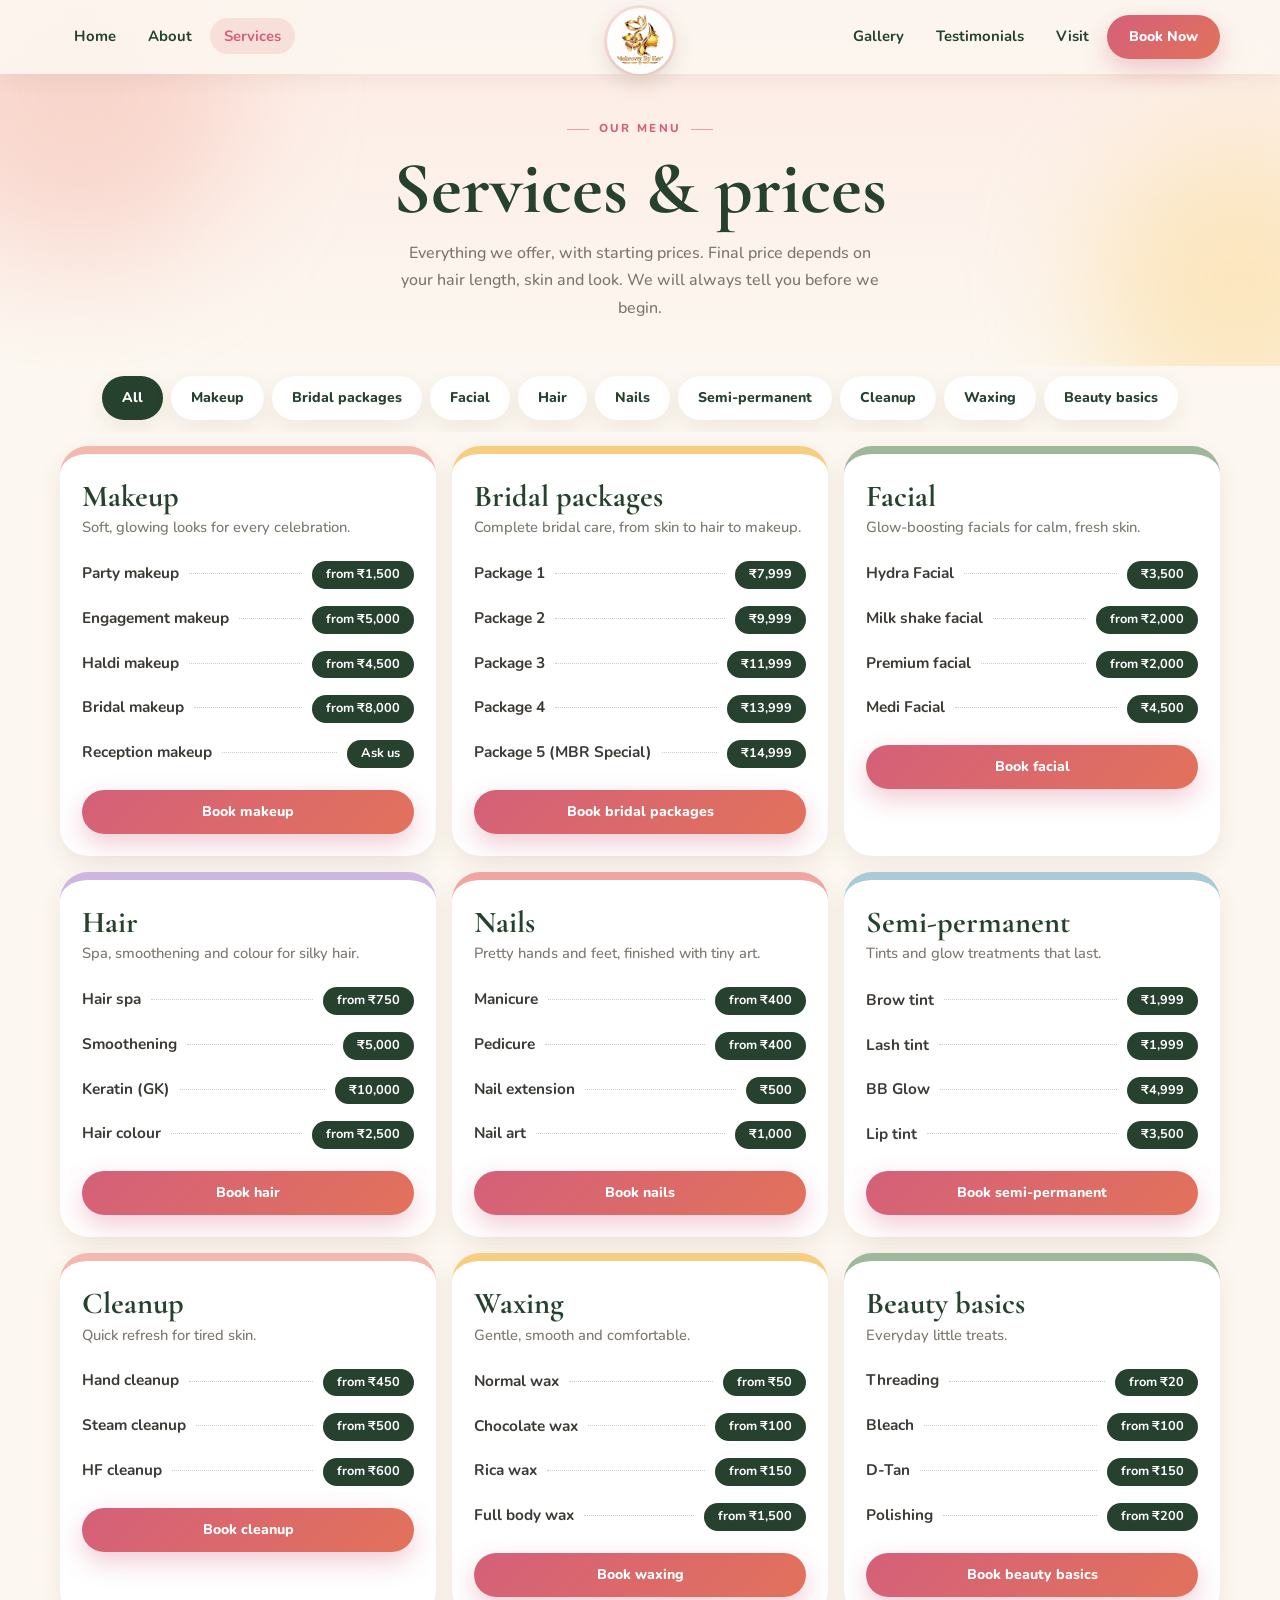
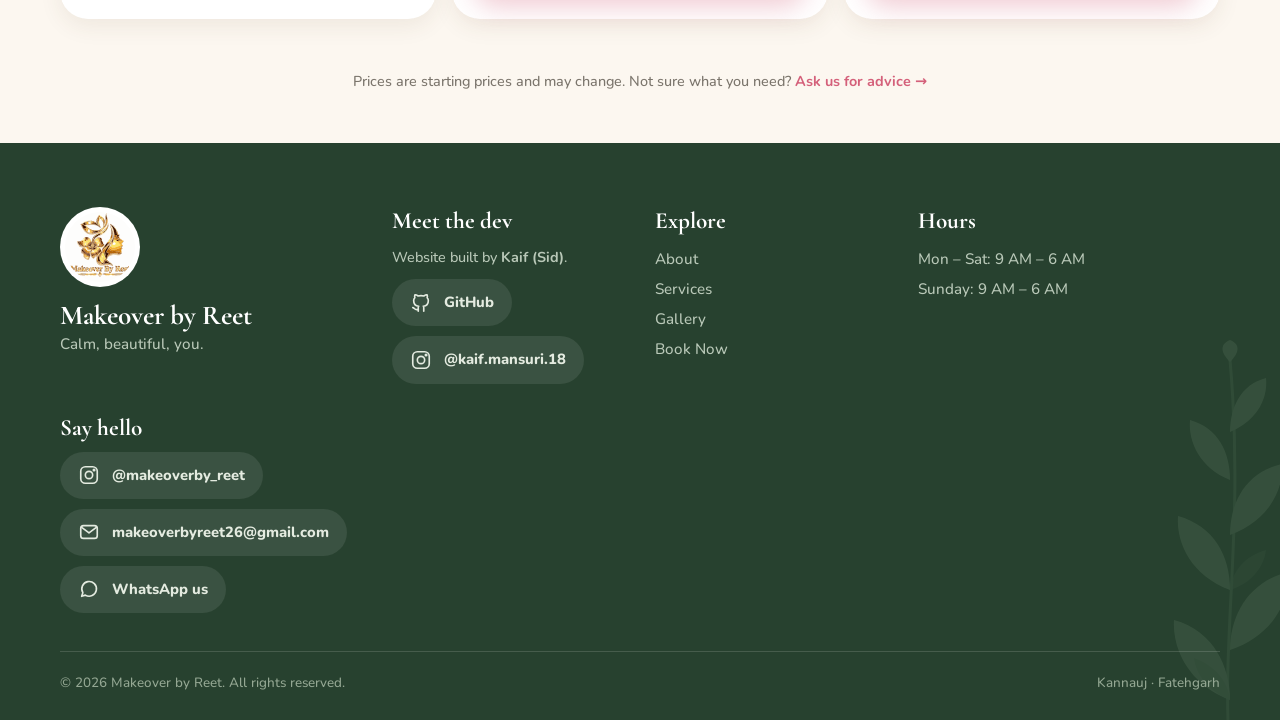
<file: services.html>
<!DOCTYPE html>
<html lang="en">
<head>
<meta charset="utf-8">
<meta name="viewport" content="width=device-width, initial-scale=1, viewport-fit=cover">
<title>Services & Prices · Makeover by Reet</title>
<meta name="description" content="Full service menu and prices – bridal, makeup, facials, hair, nails and more.">
<meta name="theme-color" content="#FDEBE4">
<link rel="icon" href="assets/img/logo.svg">
<link rel="preconnect" href="https://fonts.googleapis.com">
<link rel="preconnect" href="https://fonts.gstatic.com" crossorigin>
<link href="https://fonts.googleapis.com/css2?family=Cormorant+Garamond:ital,wght@0,500;0,700;1,500;1,600&family=Nunito:wght@500;600;700;800&display=swap" rel="stylesheet">
<link rel="stylesheet" href="css/style.css">
</head>
<body>
<div id="petals" aria-hidden="true"></div>

<!-- ============ TOP BAR (logo in the centre) ============ -->
<header class="nav" id="nav">
  <nav class="nav__inner" aria-label="Main">
    <ul class="nav__side nav__left">
      <li><a href="index.html#home" data-spy="home">Home</a></li>
      <li><a href="index.html#about" data-spy="about">About</a></li>
      <li><a href="services.html">Services</a></li>
    </ul>
    <a class="nav__quick nav__q-l" data-tel aria-label="Call us"><svg class="i" viewBox="0 0 24 24"><path d="M5 4h4l2 5-2.5 1.5a11 11 0 0 0 5 5L15 13l5 2v4a2 2 0 0 1-2 2A16 16 0 0 1 3 6a2 2 0 0 1 2-2z"/></svg></a>

    <!-- LOGO: replace assets/img/logo.svg with your own logo -->
    <a class="nav__logo" href="index.html" aria-label="Makeover by Reet – home"><img src="assets/img/logo.svg" alt="Makeover by Reet logo"></a>

    <ul class="nav__side nav__right">
      <li><a href="index.html#gallery" data-spy="gallery">Gallery</a></li>
      <li><a href="index.html#testimonials" data-spy="testimonials">Testimonials</a></li>
      <li><a href="index.html#visit" data-spy="visit">Visit</a></li>
      <li><a class="btn btn--sm" href="booking.html">Book Now</a></li>
    </ul>
    <a class="nav__quick nav__q-r" data-ig target="_blank" rel="noopener" aria-label="Instagram"><svg class="i" viewBox="0 0 24 24"><rect x="3" y="3" width="18" height="18" rx="5"/><circle cx="12" cy="12" r="4"/><circle cx="17.5" cy="6.5" r=".8"/></svg></a>
  </nav>
</header>

<!-- ============ BOTTOM TAB BAR (phones) ============ -->
<nav class="tabbar" aria-label="Quick menu">
  <a href="index.html#home" data-tab="home"><svg class="i" viewBox="0 0 24 24"><path d="M3 10.5 12 3l9 7.5V21H3z"/><path d="M9 21v-7h6v7"/></svg><span>Home</span></a>
  <a href="services.html" data-tab="services"><svg class="i" viewBox="0 0 24 24"><path d="M12 3v4M12 17v4M3 12h4M17 12h4M6 6l2.5 2.5M15.5 15.5 18 18M18 6l-2.5 2.5M8.5 15.5 6 18"/></svg><span>Services</span></a>
  <a class="tab-book" href="booking.html" data-tab="book"><b><svg class="i" viewBox="0 0 24 24"><rect x="3" y="5" width="18" height="16" rx="3"/><path d="M8 3v4M16 3v4M3 10h18"/></svg></b><span>Book</span></a>
  <a href="index.html#gallery" data-tab="gallery"><svg class="i" viewBox="0 0 24 24"><rect x="3" y="4" width="18" height="16" rx="3"/><circle cx="9" cy="10" r="1.6"/><path d="m21 16-5-5-9 9"/></svg><span>Gallery</span></a>
  <a href="index.html#visit" data-tab="visit"><svg class="i" viewBox="0 0 24 24"><path d="M12 21s7-6.2 7-11a7 7 0 1 0-14 0c0 4.8 7 11 7 11z"/><circle cx="12" cy="10" r="2.5"/></svg><span>Visit</span></a>
</nav>

<main>
<section class="page-hero"><div class="blob a"></div><div class="blob b"></div><span class="blob b1"></span><span class="blob b2"></span>
  <span class="eyebrow center-eyebrow">Our menu</span>
  <h1>Services &amp; prices</h1>
  <p>Everything we offer, with starting prices. Final price depends on your hair length, skin and look. We will always tell you before we begin.</p>
</section>
<div class="chips" id="chips" role="tablist" aria-label="Service categories"></div>
<section class="wrap"><div class="svc-grid" id="svcGrid"></div>
  <p class="note">Prices are starting prices and may change. Not sure what you need? <a href="booking.html?s=advice" style="color:var(--rose);font-weight:700">Ask us for advice →</a></p>
</section>
</main>

<!-- ============ FOOTER ============ -->
<footer class="footer">
  <div class="wrap">
    <div class="foot">
      <div class="brand"><img src="assets/img/logo.svg" alt="Makeover by Reet"><b>Makeover by Reet</b><p>Calm, beautiful, you.</p></div>
      <div class="dev">
  <h4>Meet the dev</h4>
  <p>Website built by <b>Kaif (Sid)</b>.</p>
  <div class="contact-links">
    <a href="https://github.com/kaifxcode" target="_blank" rel="noopener">
      <svg class="i" viewBox="0 0 24 24"><path d="M9 19c-4 1.5-4-2-6-2m12 4v-3.5c0-1 .1-1.4-.5-2 2.800-.3 5.500-1.400 5.500-6a4.600 4.600 0 0 0-1.300-3.200 4.200 4.200 0 0 0-.1-3.200s-1.100-.3-3.500 1.300a12 12 0 0 0-6.200 0C6.500 2.800 5.400 3.100 5.400 3.100a4.200 4.200 0 0 0-.1 3.200A4.600 4.600 0 0 0 4 9.500c0 4.600 2.700 5.700 5.500 6-.6.600-.6 1.200-.5 2V21"/></svg>
      GitHub
    </a>
    <a href="https://www.instagram.com/kaif.mansuri.18/" target="_blank" rel="noopener">
      <svg class="i" viewBox="0 0 24 24"><rect x="3" y="3" width="18" height="18" rx="5"/><circle cx="12" cy="12" r="4"/><circle cx="17.5" cy="6.5" r=".8"/></svg>
      @kaif.mansuri.18
    </a>
    
  </div>
</div>
      <div><h4>Explore</h4><ul><li><a href="index.html#about">About</a></li><li><a href="services.html">Services</a></li><li><a href="index.html#gallery">Gallery</a></li><li><a href="booking.html">Book Now</a></li></ul></div>
      <div><h4>Hours</h4><ul id="footHours"></ul></div>
      <div><h4>Say hello</h4><div class="contact-links">
        <a data-ig target="_blank" rel="noopener"><svg class="i" viewBox="0 0 24 24"><rect x="3" y="3" width="18" height="18" rx="5"/><circle cx="12" cy="12" r="4"/><circle cx="17.5" cy="6.5" r=".8"/></svg><span data-ig-handle>@makeoverbyreet</span></a>
        <a data-mail><svg class="i" viewBox="0 0 24 24"><rect x="3" y="5" width="18" height="14" rx="3"/><path d="m4 7 8 6 8-6"/></svg><span data-mail-text>email us</span></a>
        <a data-wa target="_blank" rel="noopener"><svg class="i" viewBox="0 0 24 24"><path d="M4 20l1.3-4A8 8 0 1 1 8 18.7z"/></svg>WhatsApp us</a>
      </div></div>
    </div>
    <div class="copy"><span>© <span id="yr"></span> Makeover by Reet. All rights reserved.</span><span>Kannauj · Fatehgarh</span></div>
  </div>
</footer>


<script src="js/data.js"></script>
<script src="js/main.js"></script>
<script src="js/services.js"></script>
</body>
</html>
</file>
<file: css/style.css>
/* ==========================================================
   Makeover by Reet – style.css  (v2: natural, calm, vibrant)
   Mood: calm salon serenity + Indian warmth –
         sage leaves, blush, marigold, rose, soft cream.
   Sections: 1 Tokens  2 Base  3 Top bar  4 Bottom tab bar (phones)
             5 Hero  6 Sections  7 About  8 Services  9 Gallery
             10 Instagram  11 Reviews  12 Visit  13 Footer
             14 Services page  15 Booking page  16 Motion
   ========================================================== */

/* 1 ─ TOKENS */
:root {
  --cream: #FCF7F0;
  --sand: #F6ECDD;
  --blush: #F8E0DA;
  --rose: #D4607A;
  --coral: #E2725B;
  --marigold: #F2A93B;
  --sage: #9DB89A;
  --sage-d: #5C8266;
  --forest: #27412F;
  --ink: #3D3A36;
  --soft: #7B756C;
  --line: #EFE2D4;
  --t1: #F8E0DA; --t2: #FBE8C6; --t3: #E4EEDF; --t4: #EADFF0; --t5: #FAD9D4; --t6: #DDEBF0;
  --radius: 26px;
  --shadow: 0 20px 50px rgba(88, 60, 40, .12);
  --shadow-sm: 0 8px 22px rgba(88, 60, 40, .08);
  --serif: "Cormorant Garamond", Georgia, serif;
  --sans: "Nunito", system-ui, sans-serif;
  --bar: 74px;
}

/* 2 ─ BASE */
*, *::before, *::after { box-sizing: border-box; margin: 0; padding: 0; }
html { scroll-behavior: smooth; scroll-padding-top: 84px; -webkit-text-size-adjust: 100%; overflow-x: hidden; }
body { background: var(--cream); color: var(--ink); font: 500 16px/1.7 var(--sans); overflow-x: hidden; padding-bottom: calc(var(--bar) + env(safe-area-inset-bottom, 0)); }
img { max-width: 100%; display: block; }
a { color: inherit; text-decoration: none; -webkit-tap-highlight-color: transparent; }
ul { list-style: none; }
button { font: inherit; cursor: pointer; -webkit-tap-highlight-color: transparent; }
h1, h2, h3 { font-family: var(--serif); font-weight: 700; line-height: 1.1; color: var(--forest); }
main { overflow-x: clip; }
.wrap { width: min(1160px, 100% - 32px); margin-inline: auto; }
svg.i { width: 22px; height: 22px; fill: none; stroke: currentColor; stroke-width: 1.8; stroke-linecap: round; stroke-linejoin: round; flex: none; }

.btn { display: inline-flex; align-items: center; justify-content: center; gap: 8px; border: 0; border-radius: 99px; padding: 15px 32px; font-weight: 800; font-size: .98rem; color: #fff; background: linear-gradient(135deg, var(--rose), var(--coral)); box-shadow: 0 10px 26px rgba(212, 96, 122, .32); transition: transform .25s, box-shadow .25s; position: relative; overflow: hidden; }
.btn::after { content: ""; position: absolute; inset: 0; background: linear-gradient(110deg, transparent 30%, rgba(255,255,255,.4) 50%, transparent 70%); transform: translateX(-120%); }
.btn:hover { transform: translateY(-3px); }
.btn:hover::after { transform: translateX(120%); transition: transform .7s; }
.btn:active { transform: scale(.97); }
.btn--ghost { background: #fff; color: var(--forest); box-shadow: inset 0 0 0 1.5px var(--sage), var(--shadow-sm); }
.btn--sm { padding: 10px 22px; font-size: .88rem; }

/* 3 ─ TOP BAR (logo in the centre) */
.nav { position: fixed; inset: 0 0 auto 0; z-index: 50; padding: calc(8px + env(safe-area-inset-top, 0)) 0 8px; transition: background .35s, box-shadow .35s; }
.nav.scrolled { background: rgba(252, 247, 240, .9); backdrop-filter: blur(14px); -webkit-backdrop-filter: blur(14px); box-shadow: 0 4px 22px rgba(88, 60, 40, .08); }
.nav__inner { width: min(1160px, 100% - 24px); margin-inline: auto; display: grid; grid-template-columns: 1fr auto 1fr; grid-template-areas: "ql logo qr"; align-items: center; }
.nav__side { display: none; gap: 4px; align-items: center; }
.nav__left { grid-area: l; } .nav__right { grid-area: r; justify-content: flex-end; }
.nav__logo { grid-area: logo; width: 64px; height: 64px; border-radius: 50%; background: #fff; display: grid; place-items: center; padding: 5px; box-shadow: 0 8px 22px rgba(88, 60, 40, .16), 0 0 0 3px var(--blush); transition: transform .4s; }
.nav__logo:hover { transform: scale(1.06) rotate(-4deg); }
.nav__logo img { width: 100%; height: 100%; object-fit: contain; border-radius: 50%; }
.nav__quick { width: 44px; height: 44px; border-radius: 50%; background: #fff; box-shadow: var(--shadow-sm); display: grid; place-items: center; color: var(--forest); }
.nav__q-l { grid-area: ql; justify-self: start; } .nav__q-r { grid-area: qr; justify-self: end; }
.nav__side a:not(.btn) { padding: 8px 14px; border-radius: 99px; font-weight: 700; font-size: .93rem; color: var(--forest); transition: .25s; }
.nav__side a:not(.btn):hover, .nav__side a.active { background: var(--blush); color: var(--rose); }

@media (min-width: 900px) {
  .nav__inner { grid-template-areas: "l logo r"; }
  .nav__side { display: flex; } .nav__quick { display: none; }
  .nav__logo { width: 88px; height: 88px; margin-bottom: -30px; }
  .nav.scrolled .nav__logo { width: 66px; height: 66px; margin-bottom: -8px; }
}

/* 4 ─ BOTTOM TAB BAR (phones only) */
.tabbar { position: fixed; z-index: 60; left: 10px; right: 10px; bottom: calc(10px + env(safe-area-inset-bottom, 0)); height: 62px; background: rgba(255, 255, 255, .94); backdrop-filter: blur(14px); -webkit-backdrop-filter: blur(14px); border-radius: 22px; box-shadow: 0 10px 34px rgba(60, 40, 30, .2); display: grid; grid-template-columns: repeat(5, 1fr); align-items: center; padding: 0 4px; }
.tabbar a { display: grid; justify-items: center; gap: 1px; font-size: .68rem; font-weight: 800; color: var(--soft); padding: 6px 0; transition: color .25s; }
.tabbar a.on { color: var(--rose); }
.tabbar a.on svg { transform: translateY(-2px) scale(1.1); }
.tabbar svg { transition: transform .3s; }
.tabbar .tab-book { color: #fff; }
.tabbar .tab-book b { width: 56px; height: 56px; margin-top: -26px; border-radius: 50%; display: grid; place-items: center; background: linear-gradient(135deg, var(--rose), var(--coral)); box-shadow: 0 10px 22px rgba(212, 96, 122, .45), 0 0 0 5px var(--cream); }
.tabbar .tab-book span { color: var(--rose); margin-top: 2px; }
@media (min-width: 900px) { .tabbar { display: none; } body { padding-bottom: 0; } }

/* 5 ─ HERO (no photos) */
.hero { position: relative; min-height: 100svh; display: grid; align-items: center; padding: 92px 0 120px; overflow: hidden; background: linear-gradient(180deg, #FFE3DA 0%, #FDEEE5 48%, var(--cream) 100%); isolation: isolate; }
.blob { position: absolute; border-radius: 50%; filter: blur(60px); z-index: -1; opacity: .65; animation: drift 14s ease-in-out infinite; }
.blob.a { width: 320px; height: 320px; background: #F7C9BE; top: -60px; left: -80px; }
.blob.b { width: 300px; height: 300px; background: #FBDFA6; top: 38%; right: -110px; animation-delay: -6s; }
.blossom { position: absolute; z-index: 1; top: 62px; right: -6px; width: clamp(150px, 34vw, 330px); transform-origin: top right; animation: sway 8s ease-in-out infinite; pointer-events: none; -webkit-mask-image: linear-gradient(to bottom left, #000 55%, transparent 98%); mask-image: linear-gradient(to bottom left, #000 55%, transparent 98%); }
.hero__grid { position: relative; z-index: 2; width: min(1160px, 100% - 32px); margin-inline: auto; display: grid; gap: 14px; justify-items: center; text-align: center; }
.eyebrow { display: inline-flex; align-items: center; gap: 10px; font-weight: 800; letter-spacing: .2em; font-size: .72rem; text-transform: uppercase; color: var(--rose); }
.eyebrow::before, .eyebrow::after { content: ""; width: 22px; height: 1.5px; background: currentColor; opacity: .55; }
.hero h1 { font-size: clamp(3.6rem, 19vw, 7.6rem); line-height: .92; margin: 14px 0 14px; letter-spacing: -.01em; }
.hero h1 span { display: block; }
.hero h1 em { display: block; font-style: italic; font-weight: 600; color: var(--rose); font-size: .8em; }
.hero .lead { max-width: 36ch; margin: 0 auto 22px; color: var(--soft); font-size: 1.04rem; }
.hero__cta { display: flex; gap: 10px; justify-content: center; }
.hero__cta .btn { flex: 1 1 0; max-width: 190px; padding-inline: 14px; }
.trust { margin-top: 16px; font-size: .84rem; font-weight: 700; color: var(--soft); }
.trust span { color: var(--marigold); letter-spacing: 2px; } .trust b { color: var(--forest); }
.rise { opacity: 0; animation: riseIn .9s cubic-bezier(.2, .8, .3, 1) forwards; animation-delay: var(--d, 0s); }

.emblem { position: relative; width: min(228px, 60vw); aspect-ratio: 1; }
.emblem::before { content: ""; position: absolute; inset: -16%; border-radius: 50%; background: radial-gradient(circle, rgba(247, 182, 196, .95), rgba(251, 217, 200, .7) 52%, transparent 70%); animation: breathe 6s ease-in-out infinite; z-index: -1; }
.ring { position: absolute; inset: 0; width: 100%; height: 100%; animation: spin 26s linear infinite; }
.ring text { font: 800 12.5px var(--sans); fill: var(--forest); letter-spacing: .12em; }
.emblem__btn { position: absolute; inset: 26%; border-radius: 50%; display: grid; place-items: center; align-content: center; gap: 2px; text-align: center; line-height: 1.1; color: #fff; font-weight: 800; font-size: .92rem; background: linear-gradient(135deg, var(--rose), var(--coral)); box-shadow: 0 14px 30px rgba(212, 96, 122, .45), 0 0 0 6px rgba(255, 255, 255, .6); transition: transform .3s; }
.emblem__btn:hover { transform: scale(1.08); }
.emblem__btn svg { width: 26px; height: 26px; animation: spin 10s linear infinite; }
.hills { position: absolute; left: 0; right: 0; bottom: -1px; width: 100%; height: clamp(110px, 18vw, 210px); z-index: 1; pointer-events: none; }
.hills .h1 { animation: hillA 11s ease-in-out infinite; } .hills .h2 { animation: hillA 14s ease-in-out infinite reverse; }
@media (min-width: 900px) {
  .hero { padding: 130px 0 150px; }
  .hero__grid { grid-template-columns: 1.15fr .85fr; text-align: left; justify-items: start; gap: 40px; }
  .hero .lead { margin-inline: 0; } .hero__cta { justify-content: flex-start; }
  .hero__cta .btn { flex: none; max-width: none; padding-inline: 32px; }
  .emblem { justify-self: center; width: 340px; } .emblem__btn { font-size: 1.1rem; } .emblem__btn svg { width: 32px; height: 32px; }
  .ring text { font-size: 12px; }
}

/* falling petals (soft, few) */
#petals { position: fixed; inset: 0; pointer-events: none; z-index: 40; overflow: hidden; }
.petal { position: absolute; top: -30px; left: var(--x); width: var(--s); height: var(--s); background: linear-gradient(135deg, #fff, #F4B8B8); border-radius: 100% 0 100% 0; opacity: .8; animation: petal var(--t) linear var(--d) infinite; }

/* 6 ─ SECTIONS */
.sec { padding: clamp(56px, 9vw, 110px) 0; position: relative; }
.sec--sand { background: var(--sand); }
.sec--sage { background: linear-gradient(180deg, #EAF2E6, var(--cream)); }
.head { text-align: center; margin-bottom: clamp(30px, 5vw, 56px); }
.head h2 { font-size: clamp(2.1rem, 7vw, 3.4rem); margin-top: 8px; }
.head p { max-width: 50ch; margin: 12px auto 0; color: var(--soft); }
.orn { display: flex; align-items: center; justify-content: center; gap: 10px; margin-top: 14px; color: var(--sage-d); }
.orn::before, .orn::after { content: ""; width: 44px; height: 1.5px; background: currentColor; opacity: .45; }
.orn svg { width: 18px; height: 18px; fill: currentColor; stroke: none; }

/* 7 ─ ABOUT */
.about { display: grid; gap: 38px; align-items: center; }
.about__img { position: relative; max-width: 400px; margin-inline: auto; width: calc(100% - 20px); }
.about__img .frame { border-radius: 999px 999px 28px 28px; overflow: hidden; aspect-ratio: 4/5; box-shadow: var(--shadow); border: 8px solid #fff; }
.about__img img { width: 100%; height: 100%; object-fit: cover; }
.about__img::before { content: ""; position: absolute; inset: 26px -16px -16px 26px; border-radius: 999px 999px 28px 28px; border: 2px solid var(--sage); z-index: -1; }
.about__img .tag { position: absolute; left: -10px; bottom: 30px; background: #fff; border-radius: 18px; padding: 10px 16px; box-shadow: var(--shadow); font-weight: 800; color: var(--forest); font-size: .85rem; animation: float 5s ease-in-out infinite; }
.about__img .tag b { display: block; font: 700 1.6rem var(--serif); color: var(--rose); line-height: 1; }
.about h2 { font-size: clamp(2.1rem, 6vw, 3.1rem); margin: 8px 0 14px; }
.about p { color: var(--soft); margin-bottom: 12px; }
.stats { display: grid; grid-template-columns: repeat(3, 1fr); gap: 10px; margin: 24px 0; }
.stats div { background: #fff; border-radius: 20px; padding: 14px 6px; text-align: center; box-shadow: var(--shadow-sm); }
.stats b { display: block; font: 700 1.9rem var(--serif); color: var(--coral); line-height: 1.1; }
.stats span { font-size: .76rem; color: var(--soft); font-weight: 800; }
.points { display: grid; gap: 8px; margin-bottom: 24px; }
.points li { display: flex; gap: 10px; align-items: center; font-weight: 700; color: var(--forest); font-size: .95rem; }
.points li::before { content: ""; width: 20px; height: 20px; border-radius: 50%; flex: none; background: var(--sage) url("data:image/svg+xml,%3Csvg xmlns='http://www.w3.org/2000/svg' viewBox='0 0 20 20'%3E%3Cpath d='M5.5 10.5l3 3 6-6.5' fill='none' stroke='white' stroke-width='2' stroke-linecap='round' stroke-linejoin='round'/%3E%3C/svg%3E") center/cover; }
@media (min-width: 900px) { .about { grid-template-columns: 1fr 1.1fr; gap: 80px; } }

/* 8 ─ SERVICE CARDS (home) */
.cards { display: grid; gap: 14px; grid-template-columns: repeat(auto-fit, minmax(280px, 1fr)); }
.card { display: block; border-radius: var(--radius); padding: 26px 24px; background: var(--tint, #fff); position: relative; overflow: hidden; transition: transform .4s cubic-bezier(.2, .8, .3, 1), box-shadow .4s; min-height: 170px; }
.card:nth-child(6n+1) { --tint: var(--t1); } .card:nth-child(6n+2) { --tint: var(--t2); } .card:nth-child(6n+3) { --tint: var(--t3); }
.card:nth-child(6n+4) { --tint: var(--t4); } .card:nth-child(6n+5) { --tint: var(--t5); } .card:nth-child(6n) { --tint: var(--t6); }
.card .no { position: absolute; right: 18px; top: 4px; font: 700 5.2rem/1 var(--serif); color: rgba(255,255,255,.75); transition: transform .5s; }
.card:hover { transform: translateY(-8px); box-shadow: var(--shadow); }
.card:hover .no { transform: scale(1.12) rotate(-4deg); }
.card h3 { font-size: 1.8rem; position: relative; padding-right: 70px; }
.card p { color: var(--ink); opacity: .75; font-size: .95rem; margin: 8px 0 16px; position: relative; max-width: 30ch; }
.card .more { position: relative; font-weight: 800; color: var(--forest); font-size: .88rem; display: inline-flex; gap: 6px; align-items: center; }
.card .more i { display: inline-grid; place-items: center; width: 28px; height: 28px; border-radius: 50%; background: #fff; transition: transform .3s; font-style: normal; }
.card:hover .more i { transform: translateX(6px); }
.center { text-align: center; margin-top: 36px; }

/* 9 ─ GALLERY – swipe carousel on phones, photo grid on computers */
.gallery { display: flex; gap: 12px; overflow-x: auto; scroll-snap-type: x mandatory; padding: 4px 16px 14px; margin-inline: -16px; scroll-padding: 16px; scrollbar-width: none; -webkit-overflow-scrolling: touch; }
.gallery::-webkit-scrollbar { display: none; }
.g-item { flex: 0 0 76%; max-width: 330px; aspect-ratio: 4/5; scroll-snap-align: start; position: relative; border: 0; padding: 0; border-radius: 28px; overflow: hidden; cursor: zoom-in; background: var(--blush); box-shadow: var(--shadow); }
.g-item img { width: 100%; height: 100%; object-fit: cover; transition: transform .7s cubic-bezier(.2, .8, .3, 1); }
.g-item::after { content: ""; position: absolute; inset: 0; background: linear-gradient(transparent 62%, rgba(30, 36, 28, .35)); pointer-events: none; }
.g-item:hover img { transform: scale(1.08); }
.cap { position: absolute; z-index: 2; left: 14px; bottom: 14px; background: rgba(255, 255, 255, .94); color: var(--forest); font-weight: 800; font-size: .8rem; padding: 7px 14px; border-radius: 99px; box-shadow: 0 6px 14px rgba(0, 0, 0, .12); }
.gal-meta { display: flex; align-items: center; gap: 12px; margin-top: 4px; font-size: .82rem; font-weight: 800; color: var(--soft); }
.gal-dots { display: flex; gap: 6px; }
.gal-dots i { width: 7px; height: 7px; border-radius: 99px; background: var(--blush); transition: .3s; }
.gal-dots i.on { width: 22px; background: var(--rose); }
.gal-hint { margin-left: auto; }
@media (min-width: 900px) {
  .gallery { display: grid; grid-template-columns: repeat(4, 1fr); grid-auto-rows: 230px; grid-auto-flow: dense; gap: 14px; overflow: visible; margin: 0; padding: 0; }
  .g-item { max-width: none; aspect-ratio: auto; flex: none; }
  .g-item:nth-child(1), .g-item:nth-child(6) { grid-row: span 2; } .g-item:nth-child(4), .g-item:nth-child(8) { grid-column: span 2; }
  .gal-meta { display: none; }
}
.lightbox { position: fixed; inset: 0; z-index: 100; background: rgba(30, 36, 28, .93); display: none; place-items: center; padding: 20px; }
.lightbox.open { display: grid; animation: fade .3s; }
.lightbox img { max-height: 82vh; max-width: min(92vw, 900px); border-radius: 18px; animation: pop .4s; }
.lightbox button { position: absolute; border: 0; width: 46px; height: 46px; border-radius: 50%; background: #fff; color: var(--forest); font-size: 1.3rem; }
.lb-x { top: 16px; right: 16px; } .lb-p { left: 12px; top: 50%; } .lb-n { right: 12px; top: 50%; }

/* 10 ─ INSTAGRAM  (.insta > .profile + .reels) – compact on phones */
.insta { display: grid; gap: 14px; align-items: start; max-width: 1000px; margin-inline: auto; }
.profile { background: #fff; border-radius: 26px; padding: 16px; box-shadow: var(--shadow); display: grid; grid-template-columns: auto 1fr; gap: 10px 14px; align-items: center; }
.profile__top { display: contents; }
.avatar { grid-row: 1; width: 64px; height: 64px; border-radius: 50%; padding: 3px; background: conic-gradient(from 0deg, var(--marigold), var(--coral), var(--rose), var(--marigold)); animation: spin 8s linear infinite; }
.avatar span { display: block; width: 100%; height: 100%; border-radius: 50%; border: 2.5px solid #fff; overflow: hidden; animation: spin 8s linear infinite reverse; }
.avatar img { width: 100%; height: 100%; object-fit: cover; }
.profile__top > div:last-child { grid-row: 1; grid-column: 2; line-height: 1.3; min-width: 0; }
.profile h3 { font: 800 1.08rem var(--sans); color: var(--ink); overflow: hidden; text-overflow: ellipsis; white-space: nowrap; }
.profile small { color: var(--soft); font-weight: 700; font-size: .8rem; }
.nums { grid-column: 1 / -1; display: grid; grid-template-columns: repeat(3, 1fr); text-align: center; padding: 4px 0; }
.nums b { display: block; font: 700 1.25rem var(--serif); color: var(--forest); line-height: 1.2; transition: transform .3s; }
.nums b.bump { transform: scale(1.3); color: var(--rose); }
.nums span { font-size: .72rem; color: var(--soft); font-weight: 800; }
.bio { grid-column: 1 / -1; font-size: .88rem; color: var(--soft); line-height: 1.55; }
.profile .btn { grid-column: 1 / -1; width: 100%; padding: 13px; background: linear-gradient(135deg, var(--rose), var(--coral) 60%, var(--marigold)); }
.profile .btn.done { background: var(--sage-d); box-shadow: 0 8px 18px rgba(92, 130, 102, .35); }

.reels { display: grid; grid-template-columns: repeat(3, 1fr); gap: 10px; padding: 0 0 22px; align-items: start; }
.reel { position: relative; aspect-ratio: 9/16; border-radius: 20px; overflow: hidden; background: var(--blush); box-shadow: var(--shadow-sm); transition: transform .4s; }
.reel:nth-child(2) { transform: translateY(18px); }
.reel:hover { transform: translateY(-6px); }
.reel:nth-child(2):hover { transform: translateY(10px); }
.reel img { width: 100%; height: 100%; object-fit: cover; }
.reel::after { content: ""; position: absolute; inset: 0; background: linear-gradient(transparent 55%, rgba(30, 36, 28, .6)); }
.reel .play { position: absolute; z-index: 2; top: 10px; right: 10px; width: 30px; height: 30px; border-radius: 50%; background: rgba(255,255,255,.92); display: grid; place-items: center; color: var(--rose); font-size: .7rem; padding-left: 2px; }
.reel .views { position: absolute; z-index: 2; left: 10px; bottom: 9px; color: #fff; font-size: .76rem; font-weight: 800; }
.heart-fly { position: fixed; z-index: 95; pointer-events: none; font-size: 24px; line-height: 1; text-shadow: 0 4px 12px rgba(212, 96, 122, .4); }

@media (min-width: 700px) {
  .insta { grid-template-columns: 340px 1fr; gap: 24px; align-items: center; }
  .reels { gap: 14px; }
}

/* 11 ─ REVIEWS */
.reviews { max-width: 760px; margin-inline: auto; }
.rev-track { overflow: hidden; border-radius: 28px; }
.rev-slides { display: flex; transition: transform .7s cubic-bezier(.65, 0, .25, 1); }
.rev { flex: 0 0 100%; padding: 44px 26px 34px; background: #fff; text-align: center; position: relative; }
.rev::before { content: "“"; position: absolute; top: -4px; left: 20px; font: 700 7rem/1 var(--serif); color: var(--blush); }
.stars { color: var(--marigold); letter-spacing: 4px; margin-bottom: 10px; position: relative; }
.rev p { font: italic 500 1.35rem/1.45 var(--serif); color: var(--forest); margin-bottom: 16px; position: relative; }
.rev b { color: var(--rose); font-weight: 800; } .rev small { display: block; color: var(--soft); }
.dots { display: flex; justify-content: center; gap: 8px; margin-top: 20px; }
.dots button { width: 10px; height: 10px; border-radius: 99px; border: 0; background: var(--blush); transition: .35s; }
.dots button.on { width: 30px; background: var(--rose); }

/* 12 ─ VISIT */
.visit { display: grid; gap: 16px; }
.panel { background: #fff; border-radius: 26px; padding: 26px 22px; box-shadow: var(--shadow-sm); }
.panel h3 { font-size: 1.7rem; margin-bottom: 12px; display: flex; align-items: center; gap: 10px; flex-wrap: wrap; }
.open-badge { font: 800 .72rem var(--sans); padding: 4px 12px; border-radius: 99px; background: #D5E8CF; color: #2c5233; }
.open-badge.closed { background: var(--blush); color: #8a3347; }
.hours li { display: flex; justify-content: space-between; padding: 9px 14px; border-radius: 12px; font-weight: 700; font-size: .95rem; }
.hours li.today { background: var(--t3); color: var(--forest); }
.branch { padding: 12px 0; border-bottom: 1px dashed var(--line); }
.branch:last-child { border: 0; }
.branch b { display: block; color: var(--forest); } .branch span { color: var(--soft); font-size: .92rem; }
.branch a { color: var(--rose); font-weight: 800; font-size: .88rem; }
.map { border-radius: 26px; overflow: hidden; min-height: 260px; border: 6px solid #fff; box-shadow: var(--shadow-sm); background: var(--t3); }
.map iframe { width: 100%; height: 100%; min-height: 260px; border: 0; }
@media (min-width: 900px) { .visit { grid-template-columns: 1fr 1fr 1.2fr; gap: 22px; } }

/* 13 ─ FOOTER */
.footer { background: var(--forest); color: #E4EBE0; padding: 64px 0 26px; position: relative; overflow: hidden; }
.footer::before { content: ""; position: absolute; right: -30px; bottom: -40px; width: 160px; height: 420px; background: url("../assets/img/leaf.svg") no-repeat center/contain; opacity: .12; }
.footer .wrap { position: relative; }
.foot { display: grid; gap: 30px; }
.foot h4 { font: 700 1.45rem var(--serif); color: #fff; margin-bottom: 10px; }
.foot p, .foot li { color: #B9C8B8; font-size: .95rem; } .foot li { padding: 2px 0; }
.foot a:hover { color: var(--marigold); }
.foot .brand img { width: 80px; height: 80px; background: #fff; border-radius: 50%; padding: 5px; margin-bottom: 12px; }
.foot .brand b { font: 700 1.7rem var(--serif); color: #fff; display: block; }
.contact-links { display: grid; gap: 10px; }
.contact-links a { display: flex; align-items: center; gap: 12px; padding: 11px 18px; border-radius: 99px; background: rgba(255,255,255,.09); font-weight: 800; font-size: .92rem; width: fit-content; max-width: 100%; transition: .3s; }
.contact-links a:hover { background: var(--rose); color: #fff; transform: translateX(6px); }
.copy { margin-top: 38px; padding-top: 20px; border-top: 1px solid rgba(255,255,255,.14); display: flex; justify-content: space-between; gap: 8px; flex-wrap: wrap; font-size: .84rem; color: #94A793; }
@media (min-width: 800px) { .foot { grid-template-columns: 1.3fr 1fr 1fr 1.3fr; } }

/* 14 ─ SERVICES PAGE */
.page-hero { position: relative; padding: 112px 20px 44px; text-align: center; background: linear-gradient(180deg, #FDEBE4, var(--cream)); overflow: hidden; isolation: isolate; }
.page-hero h1 { font-size: clamp(2.7rem, 10vw, 4.6rem); margin: 10px 0; }
.page-hero p { color: var(--soft); max-width: 48ch; margin: auto; }
.chips { display: flex; gap: 8px; overflow-x: auto; padding: 10px 16px 12px; scrollbar-width: none; position: sticky; top: 76px; z-index: 20; background: linear-gradient(var(--cream) 75%, transparent); }
.chips::-webkit-scrollbar { display: none; }
@media (min-width: 900px) { .chips { justify-content: center; top: 82px; } }
.chip { flex: none; border: 0; background: #fff; color: var(--forest); border-radius: 99px; padding: 10px 20px; font-weight: 800; font-size: .88rem; box-shadow: var(--shadow-sm); transition: .25s; }
.chip.on { background: var(--forest); color: #fff; }
.svc-grid { display: grid; gap: 16px; grid-template-columns: repeat(auto-fit, minmax(300px, 1fr)); padding: 14px 0 50px; }
.svc { background: #fff; border-radius: 28px; padding: 26px 22px 22px; box-shadow: var(--shadow-sm); animation: rise .6s both; border-top: 8px solid var(--tint, var(--blush)); }
.svc:nth-child(6n+1) { --tint: #F3B9AE; } .svc:nth-child(6n+2) { --tint: #F6CE82; } .svc:nth-child(6n+3) { --tint: var(--sage); }
.svc:nth-child(6n+4) { --tint: #CDB6E0; } .svc:nth-child(6n+5) { --tint: #F0A5A0; } .svc:nth-child(6n) { --tint: #A9CBD8; }
.svc h3 { font-size: 1.9rem; } .svc .sub { color: var(--soft); font-size: .92rem; margin: 2px 0 12px; }
.price-row { display: flex; align-items: baseline; gap: 10px; padding: 8px 0; font-weight: 700; font-size: .96rem; }
.price-row i { flex: 1; border-bottom: 1.5px dotted #D9C7B5; transform: translateY(-4px); min-width: 12px; }
.price-row b { background: var(--forest); color: #fff; border-radius: 99px; padding: 3px 14px; font-size: .8rem; white-space: nowrap; }
.svc .btn { margin-top: 14px; width: 100%; }
.note { text-align: center; color: var(--soft); font-size: .9rem; padding-bottom: 50px; }

/* 15 ─ BOOKING PAGE */
.book-hero { position: relative; text-align: center; padding: 108px 20px 100px; background: linear-gradient(160deg, #FCE0D8, #F6D3C8 55%, #FBE6C2); overflow: hidden; isolation: isolate; }
.book-hero .s { font: italic 600 1.5rem var(--serif); color: var(--rose); }
.book-hero h1 { font-size: clamp(2.3rem, 9vw, 3.8rem); margin: 2px 0 6px; }
.book-hero p { max-width: 36ch; margin: auto; color: var(--ink); opacity: .75; }
.book-card { position: relative; max-width: 660px; margin: -56px auto 40px; width: calc(100% - 24px); background: #fff; border-radius: 30px; padding: 24px 18px 26px; box-shadow: var(--shadow); z-index: 3; }
@media (min-width: 600px) { .book-card { padding: 30px 30px 32px; } }
.prog { display: flex; align-items: center; margin-bottom: 22px; }
.prog i { flex: 0 0 32px; height: 32px; border-radius: 50%; display: grid; place-items: center; font: 800 .8rem var(--sans); font-style: normal; background: var(--blush); color: var(--forest); transition: .4s; }
.prog i.on { background: var(--rose); color: #fff; box-shadow: 0 0 0 6px rgba(212, 96, 122, .18); }
.prog u { flex: 1; height: 3px; background: var(--blush); position: relative; overflow: hidden; border-radius: 3px; }
.prog u::after { content: ""; position: absolute; inset: 0; background: var(--rose); transform: scaleX(var(--f, 0)); transform-origin: left; transition: transform .5s; }
.step { display: none; } .step.on { display: block; animation: rise .45s both; }
.step h2 { font-size: 1.9rem; } .step > p { color: var(--soft); margin-bottom: 14px; font-size: .92rem; }
.cats, .dates { display: flex; gap: 8px; overflow-x: auto; padding: 4px 2px 10px; scrollbar-width: none; }
.cats::-webkit-scrollbar, .dates::-webkit-scrollbar { display: none; }
.cats button, .tm button { flex: 0 0 auto; border: 1.5px solid var(--line); background: #fff; color: var(--forest); padding: 9px 16px; border-radius: 99px; font-weight: 800; font-size: .84rem; transition: .2s; }
.cats button.on, .tm button.on { background: var(--rose); border-color: var(--rose); color: #fff; }
.tiles { display: grid; grid-template-columns: 1fr 1fr; gap: 10px; margin-top: 6px; }
.tile { position: relative; border: 1.5px solid var(--line); border-radius: 18px; padding: 13px 28px 13px 13px; background: #fff; text-align: left; font-weight: 800; font-size: .88rem; line-height: 1.3; color: var(--ink); transition: .2s; animation: rise .4s both; }
.tile small { display: block; font-weight: 700; color: var(--coral); margin-top: 3px; font-size: .78rem; }
.tile.on { border-color: var(--rose); background: #FEF0F1; box-shadow: 0 6px 16px rgba(212, 96, 122, .2); }
.tile.on::after { content: "✓"; position: absolute; top: 8px; right: 11px; color: var(--rose); font-weight: 800; }
.picked { display: flex; flex-wrap: wrap; gap: 6px; align-items: center; margin-top: 14px; font-size: .82rem; color: var(--soft); }
.picked button { border: 0; background: #FEF0F1; color: var(--forest); border-radius: 99px; padding: 6px 12px; font-weight: 800; font-size: .78rem; }
.dates button { flex: 0 0 64px; border: 1.5px solid var(--line); background: #fff; border-radius: 18px; padding: 8px 0; color: var(--ink); font-weight: 800; font-size: .75rem; transition: .2s; }
.dates b { display: block; font: 700 1.45rem/1.2 var(--serif); color: var(--forest); }
.dates button.on { background: var(--rose); border-color: var(--rose); color: #fff; } .dates button.on b { color: #fff; }
.dates button:disabled { opacity: .35; cursor: not-allowed; }
.tm { display: grid; grid-template-columns: repeat(3, 1fr); gap: 8px; margin-top: 6px; }
.tm button { text-align: center; padding: 10px 4px; }
.book-card label { display: block; font-weight: 800; font-size: .82rem; color: var(--forest); margin: 12px 0 4px; }
.book-card input, .book-card select, .book-card textarea { width: 100%; border: 1.5px solid var(--line); border-radius: 14px; padding: 13px 14px; font: 600 1rem var(--sans); color: var(--ink); background: #fff; outline: 0; transition: .2s; }
.book-card input:focus, .book-card select:focus, .book-card textarea:focus { border-color: var(--rose); box-shadow: 0 0 0 4px rgba(212, 96, 122, .14); }
.book-card textarea { min-height: 84px; resize: vertical; }
.err { color: #B3261E; font-size: .85rem; min-height: 1.3em; margin-top: 8px; font-weight: 700; }
.sum { background: #FEF0F1; border-radius: 18px; padding: 14px 16px; margin-top: 18px; }
.sum div { display: flex; justify-content: space-between; gap: 12px; padding: 5px 0; border-bottom: 1px dashed #F0C4C8; font-size: .9rem; }
.sum div:last-child { border: 0; } .sum b { color: var(--forest); text-align: right; }
.row { display: flex; justify-content: space-between; gap: 10px; margin-top: 18px; }
.ok { display: none; text-align: center; padding: 10px 0; } .ok.on { display: block; animation: rise .5s both; }
.chk { width: 90px; height: 90px; margin: 0 auto 14px; border-radius: 50%; background: linear-gradient(135deg, var(--sage), var(--sage-d)); display: grid; place-items: center; animation: pop .6s cubic-bezier(.2, 1.6, .4, 1) both; }
.chk svg { width: 44px; stroke: #fff; fill: none; stroke-width: 5; stroke-linecap: round; stroke-linejoin: round; stroke-dasharray: 60; stroke-dashoffset: 60; animation: draw .6s .35s forwards; }
.bp { position: fixed; z-index: 90; pointer-events: none; width: 12px; height: 12px; border-radius: 100% 0 100% 0; }

/* 16 ─ MOTION */
.reveal { opacity: 0; transform: translateY(30px); transition: opacity .9s, transform .9s cubic-bezier(.2, .8, .3, 1); transition-delay: var(--i, 0s); }
.reveal.in { opacity: 1; transform: none; }
.reveal.left { transform: translateX(-34px); } .reveal.right { transform: translateX(34px); }
.reveal.left.in, .reveal.right.in { transform: none; }
@keyframes petal { 0% { transform: translate3d(0, -5vh, 0) rotate(0); } 50% { transform: translate3d(calc(var(--dr) * .5 + 30px), 55vh, 0) rotate(260deg); } 100% { transform: translate3d(var(--dr), 108vh, 0) rotate(540deg); } }
@keyframes float { 50% { transform: translateY(-12px); } }
@keyframes breathe { 50% { transform: scale(1.1); opacity: .8; } }
@keyframes hillA { 50% { transform: translateX(-14px); } }
@keyframes drift { 50% { transform: translate(40px, 30px) scale(1.12); } }
@keyframes sway { 50% { transform: rotate(5deg); } 0%, 100% { transform: rotate(-3deg); } }
@keyframes sway2 { 50% { transform: scaleX(-1) rotate(5deg); } 0%, 100% { transform: scaleX(-1) rotate(-3deg); } }
@keyframes spin { to { transform: rotate(360deg); } }
@keyframes riseIn { from { opacity: 0; transform: translateY(22px); } to { opacity: 1; transform: none; } }
@keyframes rise { from { opacity: 0; transform: translateY(18px); } }
@keyframes fade { from { opacity: 0; } }
@keyframes pop { from { transform: scale(0); } }
@keyframes draw { to { stroke-dashoffset: 0; } }
@media (prefers-reduced-motion: reduce) {
  *, *::before, *::after { animation: none !important; transition-duration: .01s !important; }
  .reveal, .rise { opacity: 1; transform: none; } .chk svg { stroke-dashoffset: 0; } #petals { display: none; }
}

/* v2 tweaks */
.hero__inner { max-width: 860px; }
.hero h1 { font-size: clamp(2.9rem, 11vw, 5.4rem); text-wrap: balance; }
.card p { max-width: 26ch; }

/* ---- Meet the dev ---- */
.dev p {
  margin: 0 0 10px;
  font-size: 0.9rem;
}
</file>
